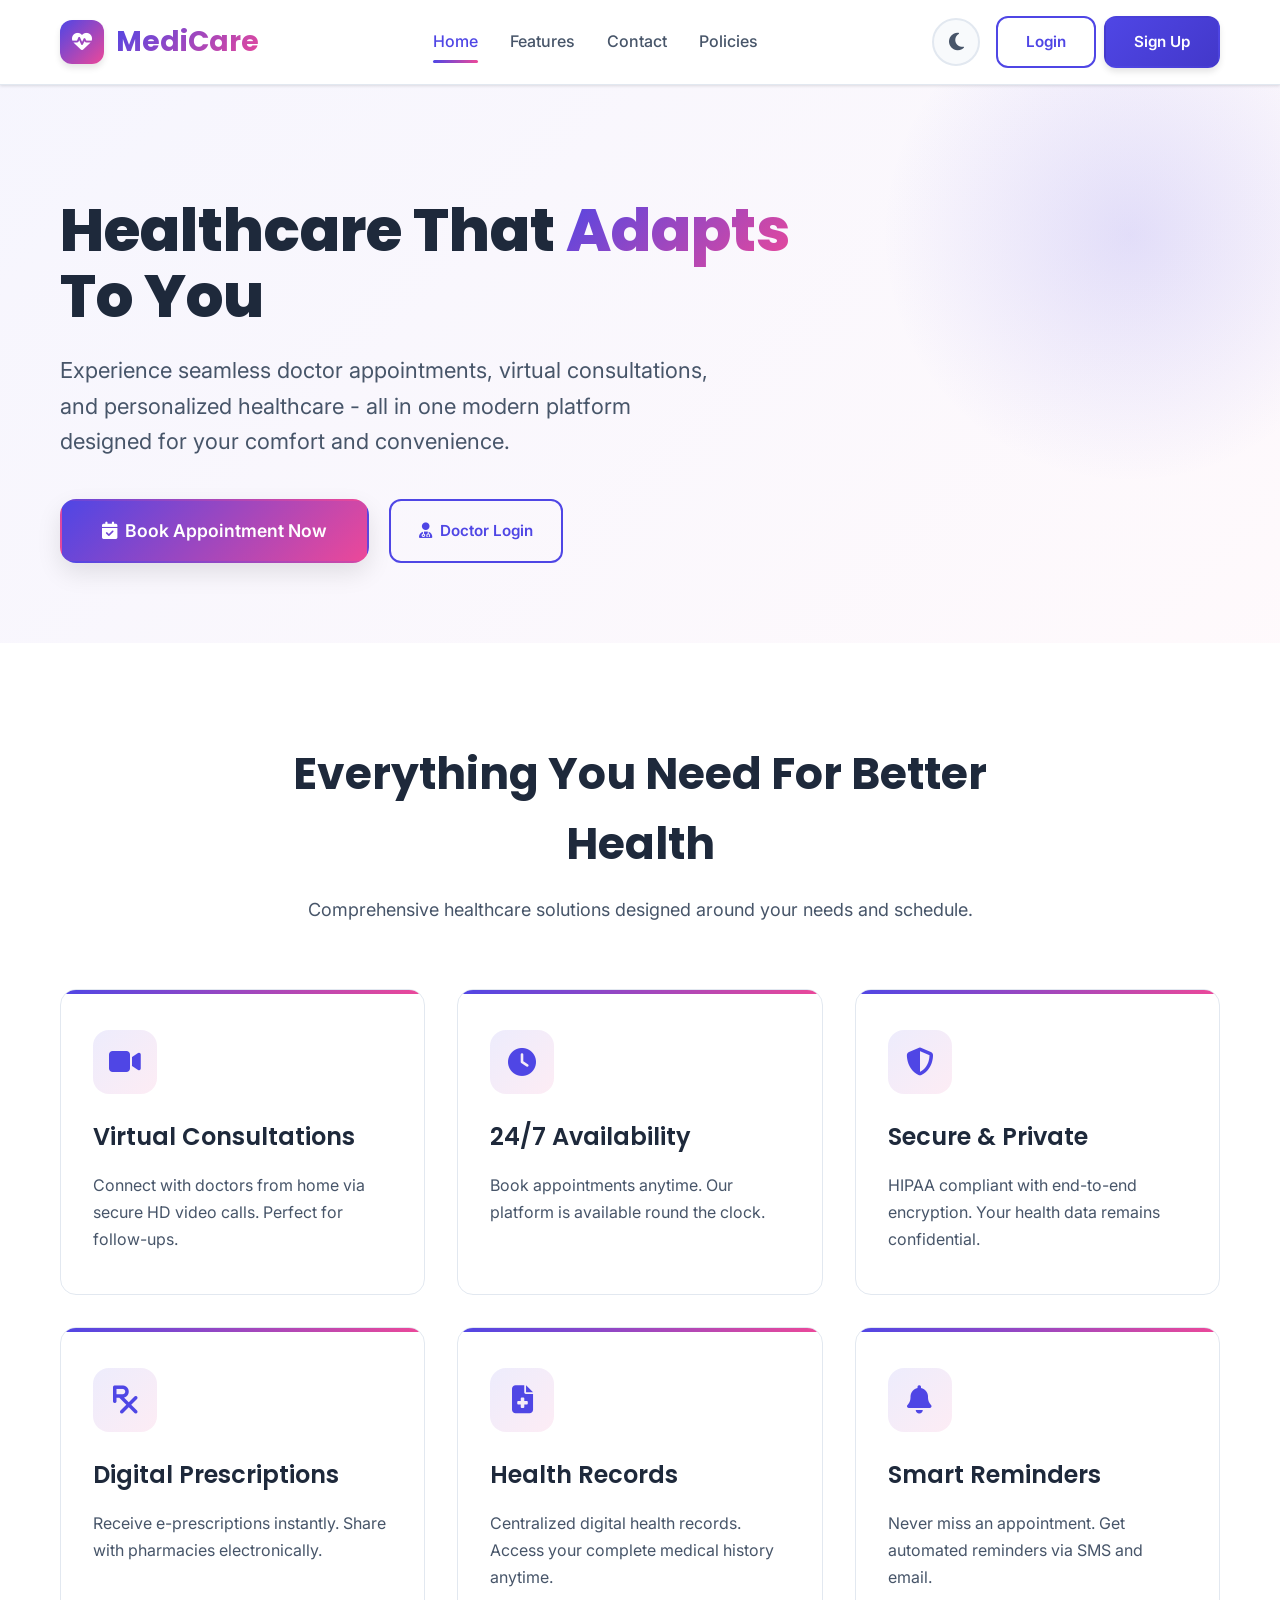
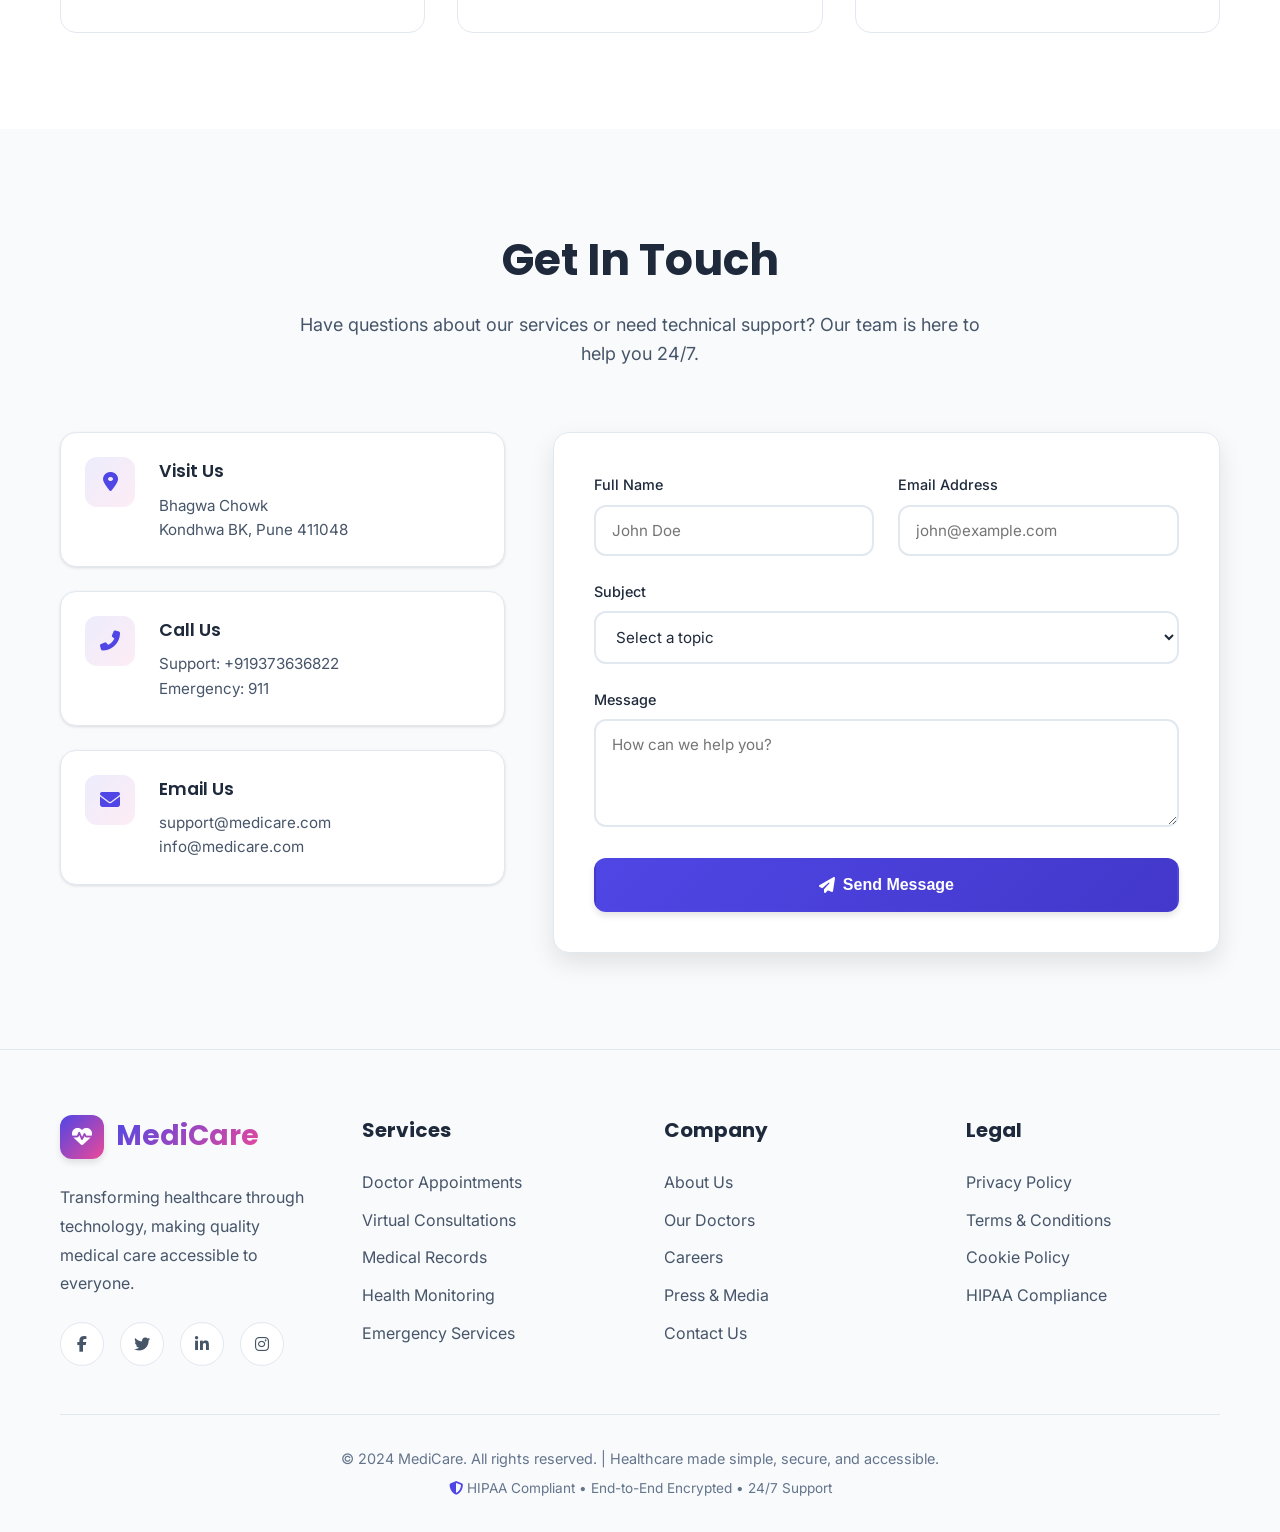
<file: templates/index.html>
<!DOCTYPE html>
<html lang="en">
<head>
  <meta charset="UTF-8">
  <meta name="viewport" content="width=device-width, initial-scale=1.0">
  <meta name="description" content="MediCare - Book appointments with top doctors easily. Your health, our priority.">
  <title>MediCare - Doctor Appointment Booking System</title>
  
  <link rel="preconnect" href="https://fonts.googleapis.com">
  <link rel="preconnect" href="https://fonts.gstatic.com" crossorigin>
  <link href="https://fonts.googleapis.com/css2?family=Inter:wght@300;400;500;600;700&family=Poppins:wght@400;500;600;700&display=swap" rel="stylesheet">
  
  <link rel="stylesheet" href="https://cdnjs.cloudflare.com/ajax/libs/font-awesome/6.4.0/css/all.min.css">
  
 <style>
  @import url('/static/css/index.css'); 
  </style>
</head>
<body>
  <header class="header" id="main-header">
    <div class="container">
      <div class="header-inner">
        <a href="index.html" class="logo">
          <div class="logo-icon"><i class="fas fa-heart-pulse"></i></div>
          <span class="logo-text">MediCare</span>
        </a>
        
        <button class="mobile-menu-btn" id="mobileMenuBtn" aria-label="Toggle navigation menu">
          <i class="fas fa-bars"></i>
        </button>
        
        <nav class="nav-links" id="navLinks">
          <a href="#" class="nav-link active">Home</a>
          <a href="#features" class="nav-link">Features</a>
          <a href="#contact" class="nav-link">Contact</a>
          <a href="#policies" class="nav-link">Policies</a>
        </nav>
        
        <div class="header-controls">
          <button class="theme-toggle" id="themeToggle" title="Toggle theme">
            <i class="fas fa-moon"></i>
          </button>
          
          <div id="guest-nav" style="display: flex; gap: 8px;">
            <a href="login.html" class="btn btn-outline">Login</a>
            <a href="register.html" class="btn btn-primary">Sign Up</a>
          </div>

          <div id="user-nav">
            <span class="user-greeting">Hi, <span id="user-name-display">User</span></span>
            <a href="#" id="dashboard-link" class="btn btn-primary">Dashboard</a>
            <button onclick="handleLogout()" class="btn-logout" title="Logout">
                <i class="fas fa-sign-out-alt"></i>
            </button>
          </div>
        </div>
      </div>
    </div>
  </header>

  <main id="main-content">
    <section class="hero" id="hero">
      <div class="container">
        <div class="hero-content animate-fade-in">
          <h1 class="hero-title">Healthcare That <span class="highlight">Adapts</span> To You</h1>
          <p class="hero-description">
            Experience seamless doctor appointments, virtual consultations, and personalized healthcare - all in one modern platform designed for your comfort and convenience.
          </p>
          <div class="hero-actions">
            <a href="register.html" class="btn btn-hero" id="hero-cta-btn">
              <i class="fas fa-calendar-check"></i> Book Appointment Now
            </a>
            <a href="login.html" class="btn btn-outline btn-lg" id="hero-login-btn">
              <i class="fas fa-user-md"></i> Doctor Login
            </a>
          </div>
        </div>
      </div>
    </section>

    <section class="section" id="features">
      <div class="container">
        <div class="section-header animate-fade-in">
          <h2 class="section-title">Everything You Need For Better Health</h2>
          <p class="section-description">Comprehensive healthcare solutions designed around your needs and schedule.</p>
        </div>
        <div class="features-grid">
          <div class="feature-card animate-fade-in"><div class="feature-icon"><i class="fas fa-video"></i></div><h3 class="feature-title">Virtual Consultations</h3><p class="feature-description">Connect with doctors from home via secure HD video calls. Perfect for follow-ups.</p></div>
          <div class="feature-card animate-fade-in"><div class="feature-icon"><i class="fas fa-clock"></i></div><h3 class="feature-title">24/7 Availability</h3><p class="feature-description">Book appointments anytime. Our platform is available round the clock.</p></div>
          <div class="feature-card animate-fade-in"><div class="feature-icon"><i class="fas fa-shield-alt"></i></div><h3 class="feature-title">Secure & Private</h3><p class="feature-description">HIPAA compliant with end-to-end encryption. Your health data remains confidential.</p></div>
          <div class="feature-card animate-fade-in"><div class="feature-icon"><i class="fas fa-prescription"></i></div><h3 class="feature-title">Digital Prescriptions</h3><p class="feature-description">Receive e-prescriptions instantly. Share with pharmacies electronically.</p></div>
          <div class="feature-card animate-fade-in"><div class="feature-icon"><i class="fas fa-file-medical"></i></div><h3 class="feature-title">Health Records</h3><p class="feature-description">Centralized digital health records. Access your complete medical history anytime.</p></div>
          <div class="feature-card animate-fade-in"><div class="feature-icon"><i class="fas fa-bell"></i></div><h3 class="feature-title">Smart Reminders</h3><p class="feature-description">Never miss an appointment. Get automated reminders via SMS and email.</p></div>
        </div>
      </div>
    </section>

    <section class="section contact-section" id="contact">
      <div class="container">
        <div class="section-header animate-fade-in">
          <h2 class="section-title">Get In Touch</h2>
          <p class="section-description">Have questions about our services or need technical support? Our team is here to help you 24/7.</p>
        </div>
        <div class="contact-grid">
          <div class="contact-info animate-fade-in">
            <div class="info-card"><div class="info-icon"><i class="fas fa-map-marker-alt"></i></div><div class="info-content"><h3>Visit Us</h3><p>Bhagwa Chowk <br>Kondhwa BK, Pune 411048</p></div></div>
            <div class="info-card"><div class="info-icon"><i class="fas fa-phone-alt"></i></div><div class="info-content"><h3>Call Us</h3><p>Support: +919373636822<br>Emergency: 911</p></div></div>
            <div class="info-card"><div class="info-icon"><i class="fas fa-envelope"></i></div><div class="info-content"><h3>Email Us</h3><p>support@medicare.com<br>info@medicare.com</p></div></div>
          </div>
          <div class="contact-form-wrapper animate-fade-in">
            <form class="contact-form">
              <div class="form-row">
                <div class="form-group"><label for="name">Full Name</label><input type="text" id="name" class="form-input" placeholder="John Doe" required></div>
                <div class="form-group"><label for="email">Email Address</label><input type="email" id="email" class="form-input" placeholder="john@example.com" required></div>
              </div>
              <div class="form-group"><label for="subject">Subject</label><select id="subject" class="form-input"><option value="">Select a topic</option><option value="appointment">Appointment Issue</option><option value="technical">Technical Support</option><option value="general">General Inquiry</option></select></div>
              <div class="form-group"><label for="message">Message</label><textarea id="message" class="form-input" rows="4" placeholder="How can we help you?" required></textarea></div>
              <button type="submit" class="btn btn-primary btn-block"><i class="fas fa-paper-plane"></i> Send Message</button>
            </form>
          </div>
        </div>
      </div>
    </section>
  </main>

  <div id="policy-pages" class="hidden">
    <section id="privacy-policy" class="policy-container hidden">
      <div class="policy-header"><h1 class="policy-title">Privacy Policy</h1><div class="policy-meta">Last Updated: December 15, 2024</div></div>
      <div class="policy-content">
        <div class="policy-section"><h2>1. Information We Collect</h2><p>We collect information you provide directly to us...</p></div>
        <div class="policy-section"><h2>2. How We Use Your Information</h2><p>We use the information we collect to provide and improve our healthcare services.</p></div>
        <div class="policy-section"><h2>3. Data Security</h2><p>We implement industry-standard security measures.</p></div>
        <button onclick="hidePolicyPages()" class="btn btn-primary back-btn"><i class="fas fa-arrow-left"></i> Back to Home</button>
      </div>
    </section>
    <section id="terms-conditions" class="policy-container hidden">
      <div class="policy-header"><h1 class="policy-title">Terms & Conditions</h1><div class="policy-meta">Effective: December 15, 2024</div></div>
      <div class="policy-content">
        <div class="policy-section"><h2>1. Acceptance of Terms</h2><p>By accessing and using MediCare services, you agree to be bound by these Terms & Conditions.</p></div>
        <div class="policy-section"><h2>2. Services Provided</h2><p>MediCare provides a platform for connecting patients with healthcare providers.</p></div>
        <button onclick="hidePolicyPages()" class="btn btn-primary back-btn"><i class="fas fa-arrow-left"></i> Back to Home</button>
      </div>
    </section>
    <section id="cookie-policy" class="policy-container hidden">
      <div class="policy-header"><h1 class="policy-title">Cookie Policy</h1><div class="policy-meta">Last Updated: December 15, 2024</div></div>
      <div class="policy-content">
        <div class="policy-section"><h2>1. What Are Cookies</h2><p>Cookies are small text files stored on your device when you visit our website.</p></div>
        <div class="policy-section"><h2>2. Cookie Management</h2><p>You can control cookies through your browser settings.</p></div>
        <button onclick="hidePolicyPages()" class="btn btn-primary back-btn"><i class="fas fa-arrow-left"></i> Back to Home</button>
      </div>
    </section>
  </div>

  <footer class="footer" id="policies">
    <div class="container">
      <div class="footer-grid">
        <div class="footer-section">
          <div class="logo footer-brand"><div class="logo-icon"><i class="fas fa-heart-pulse"></i></div><span class="logo-text">MediCare</span></div>
          <p class="footer-description">Transforming healthcare through technology, making quality medical care accessible to everyone.</p>
          <div class="social-links">
            <a href="#" class="social-link"><i class="fab fa-facebook-f"></i></a>
            <a href="#" class="social-link"><i class="fab fa-twitter"></i></a>
            <a href="#" class="social-link"><i class="fab fa-linkedin-in"></i></a>
            <a href="#" class="social-link"><i class="fab fa-instagram"></i></a>
          </div>
        </div>
        <div class="footer-section">
          <h3>Services</h3>
          <ul class="footer-links">
            <li><a href="doctors.html">Doctor Appointments</a></li>
            <li><a href="#features">Virtual Consultations</a></li>
            <li><a href="login.html">Medical Records</a></li>
            <li><a href="#">Health Monitoring</a></li>
            <li><a href="#contact">Emergency Services</a></li>
          </ul>
        </div>
        <div class="footer-section">
          <h3>Company</h3>
          <ul class="footer-links">
            <li><a href="#hero">About Us</a></li>
            <li><a href="doctors.html">Our Doctors</a></li>
            <li><a href="register.html">Careers</a></li>
            <li><a href="#contact">Press & Media</a></li>
            <li><a href="#contact">Contact Us</a></li>
          </ul>
        </div>
        <div class="footer-section">
          <h3>Legal</h3>
          <ul class="footer-links">
            <li><a href="#" onclick="event.preventDefault(); showPolicy('privacy-policy')">Privacy Policy</a></li>
            <li><a href="#" onclick="event.preventDefault(); showPolicy('terms-conditions')">Terms & Conditions</a></li>
            <li><a href="#" onclick="event.preventDefault(); showPolicy('cookie-policy')">Cookie Policy</a></li>
            <li><a href="#" onclick="event.preventDefault(); showPolicy('privacy-policy')">HIPAA Compliance</a></li>
          </ul>
        </div>
      </div>
      <div class="footer-bottom">
        <p>&copy; 2024 MediCare. All rights reserved. | Healthcare made simple, secure, and accessible.</p>
        <p class="footer-security-note">
          <i class="fas fa-shield-alt"></i>
          HIPAA Compliant • End-to-End Encrypted • 24/7 Support
        </p>
      </div>
    </div>
  </footer>

  <script src="/static/js/app-config.js"></script>
  <script>
    // --- AUTHENTICATION STATE LOGIC ---
    document.addEventListener('DOMContentLoaded', () => {
      const userStr = sessionStorage.getItem('user');
        
        const guestNav = document.getElementById('guest-nav');
        const userNav = document.getElementById('user-nav');
        const userNameDisplay = document.getElementById('user-name-display');
        const heroCtaBtn = document.getElementById('hero-cta-btn');
        const heroLoginBtn = document.getElementById('hero-login-btn');

        if (userStr) {
            try {
                const user = JSON.parse(userStr);
                if(guestNav) guestNav.style.display = 'none';
                if(userNav) userNav.style.display = 'flex';
                if(userNameDisplay) userNameDisplay.textContent = user.first_name || user.username || 'User';

                const dashLink = document.getElementById('dashboard-link');
                if (dashLink) {
                    if (user.role === 'doctor') {
                        dashLink.href = 'doctor-dashboard.html';
                        // UPDATE: Change "Find a Doctor" to "Go to Dashboard" for doctors
                        if(heroCtaBtn) {
                            heroCtaBtn.href = 'doctor-dashboard.html';
                            heroCtaBtn.innerHTML = '<i class="fas fa-columns"></i> Go to Dashboard';
                        }
                    }
                    else if (user.role === 'admin') {
                        dashLink.href = 'admin-dashboard.html';
                        if(heroCtaBtn) {
                            heroCtaBtn.href = 'admin-dashboard.html';
                            heroCtaBtn.innerHTML = '<i class="fas fa-cog"></i> Admin Dashboard';
                        }
                    }
                    else {
                        // Patient logic (keep as "Find a Doctor")
                        dashLink.href = 'patient-appointments.html';
                        if(heroCtaBtn) {
                            heroCtaBtn.href = 'doctors.html'; 
                            heroCtaBtn.innerHTML = '<i class="fas fa-calendar-check"></i> Find a Doctor';
                        }
                    }
                }

                if(heroLoginBtn) heroLoginBtn.style.display = 'none';

            } catch (e) {
                console.error("Error parsing user data", e);
                handleLogout();
            }
        } else {
            if(guestNav) guestNav.style.display = 'flex';
            if(userNav) userNav.style.display = 'none';
        }
    });

    async function handleLogout() {
        // --- PRESERVE THEME FIX ---
        // Only remove auth-related items, leave 'theme' alone
        try {
          await fetch(`${window.APP_CONFIG.API_BASE_URL}/api/auth/logout/`, {
            method: 'POST',
            credentials: 'include'
          });
        } catch (e) {
          console.warn('Logout request failed:', e);
        }

      sessionStorage.removeItem('user');
        
        window.location.href = 'index.html'; 
    }

    // --- UI LOGIC ---
    const themeToggle = document.getElementById('themeToggle');
    const themeIcon = themeToggle.querySelector('i');
    
    function setTheme(theme) {
      document.documentElement.setAttribute('data-theme', theme);
      localStorage.setItem('theme', theme);
      if (theme === 'dark') {
        themeIcon.className = 'fas fa-sun';
        themeToggle.title = 'Switch to light theme';
      } else {
        themeIcon.className = 'fas fa-moon';
        themeToggle.title = 'Switch to dark theme';
      }
    }
    
    const savedTheme = localStorage.getItem('theme') || 'light';
    setTheme(savedTheme);
    
    themeToggle.addEventListener('click', () => {
      const currentTheme = document.documentElement.getAttribute('data-theme');
      setTheme(currentTheme === 'dark' ? 'light' : 'dark');
    });
    
    window.addEventListener('scroll', function() {
      const header = document.getElementById('main-header');
      if (window.scrollY > 50) header.classList.add('scrolled');
      else header.classList.remove('scrolled');
    });

    // --- FIXED MENU LOGIC ---
    document.getElementById('mobileMenuBtn').addEventListener('click', function() {
      const navLinks = document.getElementById('navLinks');
      navLinks.classList.toggle('active');
      this.innerHTML = navLinks.classList.contains('active') 
        ? '<i class="fas fa-times"></i>' 
        : '<i class="fas fa-bars"></i>';
    });

    document.querySelectorAll('.nav-link').forEach(link => {
      link.addEventListener('click', function() {
        document.getElementById('navLinks').classList.remove('active');
        document.getElementById('mobileMenuBtn').innerHTML = '<i class="fas fa-bars"></i>';
        
        const targetId = this.getAttribute('href');
        if (targetId && targetId.startsWith('#')) {
          const targetElement = document.querySelector(targetId);
          if (targetElement) {
            window.scrollTo({ top: targetElement.offsetTop - 80, behavior: 'smooth' });
          }
        }
      });
    });

    function showPolicy(policyId) {
      document.getElementById('main-content').classList.add('hidden');
      document.getElementById('policy-pages').classList.remove('hidden');
      document.querySelectorAll('#policy-pages > section').forEach(s => s.classList.add('hidden'));
      document.getElementById(policyId).classList.remove('hidden');
      window.scrollTo({ top: 0, behavior: 'smooth' });
    }
    
    function hidePolicyPages() {
      document.getElementById('main-content').classList.remove('hidden');
      document.getElementById('policy-pages').classList.add('hidden');
      window.scrollTo({ top: 0, behavior: 'smooth' });
    }

    const observer = new IntersectionObserver((entries) => {
      entries.forEach(entry => {
        if (entry.isIntersecting) {
          entry.target.style.opacity = '1';
          entry.target.style.transform = 'translateY(0)';
        }
      });
    }, { threshold: 0.1 });

    document.querySelectorAll('.animate-fade-in').forEach(el => {
      el.style.opacity = '0';
      el.style.transform = 'translateY(20px)';
      el.style.transition = 'opacity 0.8s ease, transform 0.8s ease';
      observer.observe(el);
    });
  </script>
</body>
</html>
</file>
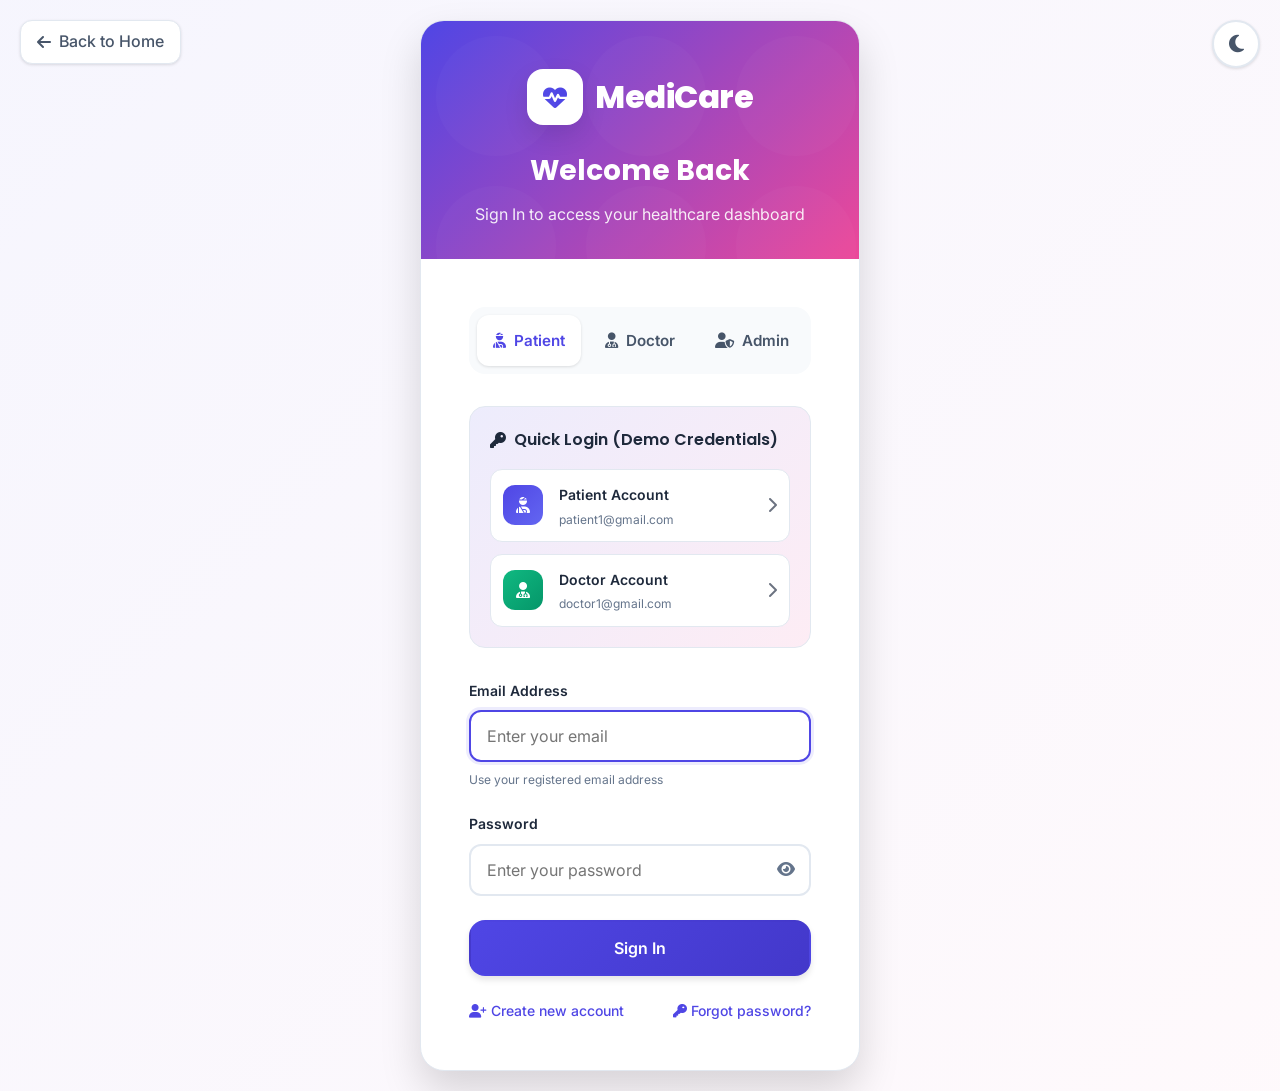
<file: templates/admin-dashboard.html>
<!DOCTYPE html>
<html lang="en">
<head>
    <meta charset="UTF-8">
    <meta name="viewport" content="width=device-width, initial-scale=1.0">
    <title>Admin Portal - MediCare</title>
    
    <link href="https://fonts.googleapis.com/css2?family=Inter:wght@300;400;500;600;700&display=swap" rel="stylesheet">
    <link rel="stylesheet" href="https://cdnjs.cloudflare.com/ajax/libs/font-awesome/6.4.0/css/all.min.css">
    
    <style>
        /* --- 1. CRITICAL COLOR VARIABLES --- */
        :root {
            --primary: #4F46E5;
            --primary-dark: #4338ca;
            --secondary: #EC4899;
            --background: #f3f4f6;
            --surface: #ffffff;
            --text-primary: #111827;
            --text-secondary: #6b7280;
            --border: #e5e7eb;
            --shadow: 0 4px 6px -1px rgba(0, 0, 0, 0.1);
            
            /* Enhanced Color Palette */
            --success: #10b981;
            --success-light: #d1fae5;
            --warning: #f59e0b;
            --warning-light: #fef3c7;
            --danger: #ef4444;
            --danger-light: #fee2e2;
            --info: #3b82f6;
            --info-light: #dbeafe;
            --star: #fbbf24;
            --experience: #8b5cf6;
            --experience-light: #ede9fe;
            --fee: #059669;
            --fee-light: #d1fae5;
            --rating: #f59e0b;
            --rating-light: #fef3c7;
        }

        [data-theme="dark"] {
            --background: #111827;
            --surface: #1f2937;
            --text-primary: #f9fafb;
            --text-secondary: #d1d5db;
            --border: #374151;
            --success-light: rgba(16, 185, 129, 0.2);
            --warning-light: rgba(245, 158, 11, 0.2);
            --danger-light: rgba(239, 68, 68, 0.2);
            --info-light: rgba(59, 130, 246, 0.2);
            --experience-light: rgba(139, 92, 246, 0.2);
            --fee-light: rgba(5, 150, 105, 0.2);
            --rating-light: rgba(245, 158, 11, 0.2);
        }

        [data-theme="dark"] ::-webkit-calendar-picker-indicator {
            filter: invert(1);
            cursor: pointer;
        }

        * { margin: 0; padding: 0; box-sizing: border-box; font-family: 'Inter', sans-serif; transition: all 0.3s ease; }
        body { background-color: var(--background); color: var(--text-primary); }
        .container { max-width: 1200px; margin: 0 auto; padding: 0 20px; }

        /* --- HEADER --- */
        .header { 
            background: var(--surface); 
            padding: 1rem 0; 
            box-shadow: var(--shadow); 
            position: sticky; 
            top: 0; 
            z-index: 100; 
        }
        .header-inner { 
            display: flex; 
            justify-content: space-between; 
            align-items: center; 
        }
        
        .logo { 
            display: flex; 
            align-items: center; 
            gap: 10px; 
            text-decoration: none; 
            font-size: 1.5rem; 
            font-weight: 700; 
            background: linear-gradient(135deg, var(--primary) 0%, var(--secondary) 100%);
            -webkit-background-clip: text;
            background-clip: text;
            -webkit-text-fill-color: transparent;
            transition: transform 0.3s ease;
        }
        .logo:hover { transform: scale(1.05); }
        .logo i { 
            background: linear-gradient(135deg, var(--primary) 0%, var(--secondary) 100%);
            -webkit-background-clip: text;
            background-clip: text;
            -webkit-text-fill-color: transparent;
            font-size: 1.6rem;
        }
        
        .header-controls { display: flex; align-items: center; gap: 15px; }

        /* --- BUTTONS --- */
        .btn { 
            padding: 0.5rem 1.5rem; 
            border-radius: 8px; 
            text-decoration: none; 
            font-weight: 500; 
            cursor: pointer; 
            border: none; 
            transition: all 0.2s; 
            display: inline-flex; 
            align-items: center; 
            gap: 8px; 
            font-size: 0.95rem; 
        }
        .btn-outline { 
            border: 1px solid var(--primary); 
            color: var(--primary); 
            background: transparent; 
        }
        .btn-outline:hover { 
            background: var(--primary); 
            color: white; 
            transform: translateY(-1px); 
        }
        .btn-primary { 
            background: var(--primary); 
            color: white; 
        }
        .btn-primary:hover { 
            background: var(--primary-dark); 
            transform: translateY(-1px); 
            box-shadow: 0 4px 12px rgba(79, 70, 229, 0.3); 
        }
        .btn-danger { 
            background: var(--danger-light); 
            color: var(--danger); 
            border: 1px solid rgba(239, 68, 68, 0.3);
        }
        .btn-danger:hover { 
            background: var(--danger); 
            color: white; 
            transform: translateY(-1px); 
            border-color: var(--danger);
        }
        .btn-small { 
            padding: 0.4rem 1rem; 
            font-size: 0.85rem; 
        }

        .theme-toggle { 
            background: var(--surface); 
            border: 1px solid var(--border); 
            color: var(--text-primary); 
            font-size: 1.2rem; 
            cursor: pointer; 
            padding: 0.5rem; 
            border-radius: 50%; 
            display: flex; 
            align-items: center; 
            justify-content: center; 
            transition: all 0.2s;
        }
        .theme-toggle:hover { 
            background: var(--primary); 
            color: white; 
            transform: rotate(15deg); 
        }

        /* --- DASHBOARD HEADER --- */
        .dashboard-header { 
            display: flex; 
            justify-content: space-between; 
            align-items: flex-end; 
            margin: 40px 0 30px; 
            padding-bottom: 20px; 
            border-bottom: 2px solid var(--border); 
        }
        .dashboard-title h1 { 
            font-size: 2rem; 
            margin-bottom: 8px; 
            background: linear-gradient(135deg, var(--primary) 0%, var(--secondary) 100%);
            -webkit-background-clip: text;
            background-clip: text;
            -webkit-text-fill-color: transparent;
        }
        .dashboard-title p { 
            color: var(--text-secondary); 
            font-size: 1rem; 
        }

        /* --- STATS GRID --- */
        .stats-grid { 
            display: grid; 
            grid-template-columns: repeat(auto-fit, minmax(280px, 1fr)); 
            gap: 25px; 
            margin-bottom: 40px; 
        }
        .stat-card { 
            background: var(--surface); 
            padding: 25px; 
            border-radius: 16px; 
            box-shadow: var(--shadow); 
            border: 1px solid var(--border); 
            display: flex; 
            align-items: center; 
            gap: 20px; 
            transition: all 0.3s ease; 
        }
        .stat-card:hover { 
            transform: translateY(-5px); 
            box-shadow: 0 10px 25px rgba(0, 0, 0, 0.1); 
            border-color: var(--primary); 
        }
        .stat-icon { 
            width: 60px; 
            height: 60px; 
            border-radius: 12px; 
            display: flex; 
            align-items: center; 
            justify-content: center; 
            font-size: 1.8rem; 
        }
        .stat-info h3 { 
            font-size: 0.9rem; 
            color: var(--text-secondary); 
            margin-bottom: 8px; 
            font-weight: 500; 
            text-transform: uppercase; 
            letter-spacing: 0.5px; 
        }
        .stat-info strong { 
            font-size: 1.8rem; 
            color: var(--text-primary); 
            font-weight: 700; 
        }

        /* --- TABS --- */
        .tabs { 
            display: flex; 
            gap: 5px; 
            margin-bottom: 30px; 
            padding: 5px; 
            background: var(--surface); 
            border-radius: 12px; 
            border: 1px solid var(--border); 
            box-shadow: var(--shadow); 
        }
        .tab-btn { 
            padding: 12px 24px; 
            background: transparent; 
            border: none; 
            color: var(--text-secondary); 
            cursor: pointer; 
            font-weight: 600; 
            border-radius: 8px; 
            font-size: 0.95rem; 
            transition: all 0.3s ease; 
            flex: 1;
        }
        .tab-btn.active { 
            background: var(--primary); 
            color: white; 
            box-shadow: 0 4px 12px rgba(79, 70, 229, 0.3); 
        }
        .tab-btn:hover:not(.active) { 
            background: var(--background); 
            color: var(--text-primary); 
        }

        /* --- TABLE --- */
        .table-container { 
            background: var(--surface); 
            border-radius: 16px; 
            box-shadow: var(--shadow); 
            border: 1px solid var(--border); 
            overflow: hidden; 
            margin-bottom: 50px; 
        }
        .table-header { 
            padding: 25px; 
            font-weight: 700; 
            font-size: 1.1rem; 
            border-bottom: 1px solid var(--border); 
            display: flex; 
            justify-content: space-between; 
            align-items: center; 
        }
        table { 
            width: 100%; 
            border-collapse: collapse; 
        }
        th, td { 
            padding: 18px 25px; 
            text-align: left; 
            border-bottom: 1px solid var(--border); 
            font-size: 0.95rem; 
        }
        th { 
            background: var(--background); 
            color: var(--text-secondary); 
            font-weight: 600; 
            font-size: 0.85rem; 
            text-transform: uppercase; 
            letter-spacing: 0.5px; 
        }
        tr:last-child td { border-bottom: none; }
        tr:hover { background-color: rgba(79, 70, 229, 0.03); }

        /* --- NEW STYLE: FILTER DROPDOWN --- */
        .filter-select {
            padding: 8px 12px;
            border-radius: 8px;
            border: 1px solid var(--border);
            background: var(--background);
            color: var(--text-primary);
            font-size: 0.9rem;
            margin-right: 10px;
            outline: none;
            cursor: pointer;
            transition: all 0.2s ease;
        }
        .filter-select:focus {
            border-color: var(--primary);
            box-shadow: 0 0 0 3px rgba(79, 70, 229, 0.1);
        }

        /* User Avatar Cell */
        .user-cell { display: flex; align-items: center; gap: 15px; }
        .avatar-small { 
            width: 40px; 
            height: 40px; 
            background: linear-gradient(135deg, var(--primary), var(--secondary)); 
            color: white; 
            border-radius: 50%; 
            display: flex; 
            align-items: center; 
            justify-content: center; 
            font-weight: 700; 
            font-size: 1rem; 
            border: 2px solid white; 
            box-shadow: 0 2px 8px rgba(79, 70, 229, 0.3); 
        }

        /* Action Buttons */
        .action-btn { 
            padding: 6px 12px; 
            border-radius: 8px; 
            border: none; 
            cursor: pointer; 
            font-size: 0.85rem; 
            font-weight: 500; 
            display: inline-flex; 
            align-items: center; 
            gap: 6px; 
            margin-right: 8px; 
            transition: all 0.2s; 
        }
        .action-btn:hover { transform: translateY(-2px); }
        .btn-edit { 
            background: var(--info-light); 
            color: var(--info); 
            border: 1px solid rgba(59, 130, 246, 0.3); 
        }
        .btn-edit:hover { 
            background: var(--info); 
            color: white; 
            border-color: var(--info); 
        }
        .btn-delete { 
            background: var(--danger-light); 
            color: var(--danger); 
            border: 1px solid rgba(239, 68, 68, 0.3); 
        }
        .btn-delete:hover { 
            background: var(--danger); 
            color: white; 
            border-color: var(--danger); 
        }

        /* Badges */
        .badge { 
            padding: 6px 14px; 
            border-radius: 20px; 
            font-size: 0.85rem; 
            font-weight: 600; 
            display: inline-flex; 
            align-items: center; 
            gap: 6px; 
            border: 1px solid transparent; 
        }
        .role-doctor { background: var(--info-light); color: var(--info); border-color: rgba(59, 130, 246, 0.3); }
        .role-patient { background: var(--success-light); color: var(--success); border-color: rgba(16, 185, 129, 0.3); }
        .role-admin { background: var(--warning-light); color: var(--warning); border-color: rgba(245, 158, 11, 0.3); }
        
        .status-pending { background: var(--warning-light); color: var(--warning); border-color: rgba(245, 158, 11, 0.3); }
        .status-confirmed { background: var(--success-light); color: var(--success); border-color: rgba(16, 185, 129, 0.3); }
        .status-cancelled { background: var(--danger-light); color: var(--danger); border-color: rgba(239, 68, 68, 0.3); }

        /* --- MODAL --- */
        .modal-overlay { 
            position: fixed; top: 0; left: 0; right: 0; bottom: 0; 
            background: rgba(0, 0, 0, 0.6); display: none; align-items: center; justify-content: center; 
            z-index: 2000; backdrop-filter: blur(5px); animation: fadeIn 0.3s ease; 
        }
        .modal-content { 
            background: var(--surface); color: var(--text-primary); padding: 2rem; 
            border-radius: 16px; width: 90%; max-width: 550px; position: relative; 
            animation: modalSlide 0.3s ease; border: 1px solid var(--border); 
        }
        .close-btn { 
            position: absolute; top: 15px; right: 20px; font-size: 1.5rem; cursor: pointer; 
            color: var(--text-secondary); background: none; border: none; transition: all 0.2s; 
            width: 30px; height: 30px; border-radius: 50%; display: flex; align-items: center; justify-content: center; 
        }
        .close-btn:hover { color: var(--danger); background: var(--danger-light); transform: rotate(90deg); }
        
        @keyframes fadeIn { from { opacity: 0; } to { opacity: 1; } }
        @keyframes modalSlide { from { transform: translateY(-20px) scale(0.95); opacity: 0; } to { transform: translateY(0) scale(1); opacity: 1; } }

        /* Form Grid */
        .form-grid { display: grid; gap: 20px; margin-top: 20px; }
        .form-input { 
            width: 100%; padding: 12px 15px; border: 1px solid var(--border); border-radius: 8px; 
            background: var(--background); color: var(--text-primary); font-size: 0.95rem; 
        }
        .checkbox-group { display: flex; align-items: center; gap: 10px; padding: 10px 0; }

        @media (max-width: 768px) {
            .dashboard-header { flex-direction: column; align-items: flex-start; gap: 20px; }
            .stats-grid { grid-template-columns: 1fr; }
            .table-header { flex-direction: column; gap: 15px; align-items: flex-start; }
        }
    </style>
</head>
<body>

    <header class="header">
        <div class="container">
            <div class="header-inner">
                <a href="index.html" class="logo">
                    <i class="fas fa-heart-pulse"></i> MediCare
                    <span style="font-size: 0.8rem; background: linear-gradient(135deg, var(--primary), var(--secondary)); color: white; padding: 2px 10px; border-radius: 20px; margin-left: 10px;">ADMIN</span>
                </a>
                <div class="header-controls">
                    <button class="theme-toggle" id="themeToggle" title="Toggle theme"><i class="fas fa-moon"></i></button>
                    <button onclick="logout()" class="btn btn-danger"><i class="fas fa-sign-out-alt"></i> Logout</button>
                </div>
            </div>
        </div>
    </header>

    <div class="container">
        <div class="dashboard-header">
            <div class="dashboard-title">
                <h1>Admin Portal</h1>
                <p>Manage users, appointments, and system settings</p>
            </div>
            
            <div class="profile-card-disabled">
                <div class="stat-icon" style="background: var(--warning-light); color: var(--warning);">
                    <i class="fas fa-user-shield"></i>
                </div>
                <div>
                    <div style="font-size: 0.8rem; color: var(--text-secondary); text-transform: uppercase; letter-spacing: 0.5px;">Logged in as</div>
                    <strong id="admin-name" style="font-size: 1.1rem;">System Administrator</strong>
                </div>
            </div>
        </div>

        <div class="stats-grid">
            <div class="stat-card">
                <div class="stat-icon" style="background: var(--info-light); color: var(--info);">
                    <i class="fas fa-users"></i>
                </div>
                <div class="stat-info">
                    <h3>Total Users</h3>
                    <strong id="total-users">0</strong>
                </div>
            </div>
            <div class="stat-card">
                <div class="stat-icon" style="background: var(--success-light); color: var(--success);">
                    <i class="fas fa-user-md"></i>
                </div>
                <div class="stat-info">
                    <h3>Doctors</h3>
                    <strong id="total-doctors">0</strong>
                </div>
            </div>
            <div class="stat-card">
                <div class="stat-icon" style="background: var(--warning-light); color: var(--warning);">
                    <i class="fas fa-calendar-check"></i>
                </div>
                <div class="stat-info">
                    <h3>Appointments</h3>
                    <strong id="total-apps">0</strong>
                </div>
            </div>
        </div>

        <div class="tabs">
            <button class="tab-btn active" onclick="switchTab('users')">
                <i class="fas fa-users"></i> Manage Users
            </button>
            <button class="tab-btn" onclick="switchTab('appointments')">
                <i class="fas fa-calendar-alt"></i> All Appointments
            </button>
        </div>

        <div id="view-users" class="table-container">
            <div class="table-header">
                <span>User Management</span>
                <button id="refresh-btn" class="btn btn-outline btn-small" onclick="refreshData()">
                    <i class="fas fa-sync-alt"></i> Refresh
                </button>
            </div>
            <table>
                <thead>
                    <tr>
                        <th>ID</th>
                        <th>User Info</th>
                        <th>Role</th>
                        <th>Details</th>
                        <th>Actions</th>
                    </tr>
                </thead>
                <tbody id="users-table-body">
                    <tr>
                        <td colspan="5" style="text-align:center; padding:40px; color: var(--text-secondary);">
                            <i class="fas fa-spinner fa-spin"></i> Loading data...
                        </td>
                    </tr>
                </tbody>
            </table>
        </div>

        <div id="view-appointments" class="table-container" style="display: none;">
            <div class="table-header">
                <span>Appointment Management</span>
                <div style="display: flex; align-items: center;">
                    <select id="app-filter" onchange="filterApps(this.value)" class="filter-select">
                        <option value="all">Show All</option>
                        <option value="pending">Pending</option>
                        <option value="confirmed">Confirmed</option>
                        <option value="cancelled">Cancelled</option>
                    </select>
                    <button id="refresh-apps-btn" class="btn btn-outline btn-small" onclick="refreshData()">
                        <i class="fas fa-sync-alt"></i> Refresh
                    </button>
                </div>
            </div>
            <table>
                <thead>
                    <tr>
                        <th>ID</th>
                        <th>Doctor</th>
                        <th>Patient</th>
                        <th>Date & Time</th>
                        <th>Status</th>
                        <th>Action</th>
                    </tr>
                </thead>
                <tbody id="apps-table-body"></tbody>
            </table>
        </div>
    </div>

    <div class="modal-overlay" id="edit-modal">
        <div class="modal-content">
            <button class="close-btn" onclick="closeModal()">&times;</button>
            
            <div style="margin-bottom: 1.5rem;">
                <h2 style="font-size: 1.5rem; margin-bottom: 5px; color: var(--primary);">
                    <i class="fas fa-user-edit"></i> Edit User
                </h2>
                <p style="color: var(--text-secondary); font-size: 0.9rem;">Update user information and permissions</p>
            </div>

            <form id="edit-form" class="form-grid">
                <input type="hidden" id="edit-id">
                
                <div class="form-group">
                    <label><i class="fas fa-user"></i> First Name</label>
                    <input type="text" id="edit-fname" class="form-input" required>
                </div>
                
                <div class="form-group">
                    <label><i class="fas fa-user"></i> Last Name</label>
                    <input type="text" id="edit-lname" class="form-input" required>
                </div>
                
                <div class="form-group">
                    <label><i class="fas fa-envelope"></i> Email</label>
                    <input type="email" id="edit-email" class="form-input" required>
                </div>

                <div id="doctor-fields" style="display: none; border-top: 1px solid var(--border); padding-top: 20px; margin-top: 10px;">
                    <h3 style="font-size: 1rem; margin-bottom: 15px; color: var(--primary); display: flex; align-items: center; gap: 8px;">
                        <i class="fas fa-stethoscope"></i> Doctor Details
                    </h3>
                    
                    <div class="form-group">
                        <label>Specialization</label>
                        <input type="text" id="edit-spec" class="form-input" placeholder="e.g., Cardiologist">
                    </div>
                    
                    <div class="form-group">
                        <label><i class="fas fa-dollar-sign"></i> Consultation Fee ($)</label>
                        <input type="number" id="edit-fee" class="form-input" placeholder="100" min="0" step="10">
                    </div>
                    
                    <div class="form-group">
                        <label><i class="fas fa-briefcase"></i> Experience (Years)</label>
                        <input type="number" id="edit-exp" class="form-input" placeholder="5" min="0" max="50">
                    </div>
                    
                    <div class="checkbox-group">
                        <input type="checkbox" id="edit-verified">
                        <label for="edit-verified" style="margin:0; cursor:pointer;">Verified Doctor</label>
                    </div>
                </div>

                <div style="display: flex; gap: 10px; margin-top: 20px;">
                    <button type="button" onclick="closeModal()" class="btn btn-outline" style="flex: 1;">
                        <i class="fas fa-times"></i> Cancel
                    </button>
                    <button type="submit" class="btn btn-primary" style="flex: 1;">
                        <i class="fas fa-save"></i> Save Changes
                    </button>
                </div>
            </form>
        </div>
    </div>

    <script src="/static/js/app-config.js"></script>
    <script src="/static/js/auth-utils.js"></script>
    <script>
        const API_BASE = `${window.APP_CONFIG.API_BASE_URL}/api`;
        let allUsers = [];
        let allAppointments = [];
        let isRefreshing = false;

        // --- THEME LOGIC ---
        const themeToggle = document.getElementById('themeToggle');
        const themeIcon = themeToggle.querySelector('i');
        
        function setTheme(theme) {
            document.documentElement.setAttribute('data-theme', theme);
            localStorage.setItem('theme', theme);
            themeIcon.className = theme === 'dark' ? 'fas fa-sun' : 'fas fa-moon';
        }
        
        // Initialize theme
        const savedTheme = localStorage.getItem('theme') || 'light';
        setTheme(savedTheme);
        
        themeToggle.addEventListener('click', () => {
            const current = document.documentElement.getAttribute('data-theme');
            setTheme(current === 'dark' ? 'light' : 'dark');
        });

        // --- LOAD DATA ---
        document.addEventListener('DOMContentLoaded', async () => {
            let user;
            try {
                user = JSON.parse(sessionStorage.getItem('user') || '{}');
            } catch {
                user = {};
            }
            
            if(user.role !== 'admin') {
                window.location.href = 'login.html';
                return;
            }
            
            document.getElementById('admin-name').textContent = `System Administrator`;
            
            await refreshData();
        });

        // --- REFRESH BUTTON FUNCTIONALITY ---
        async function refreshData() {
            if (isRefreshing) return;
            
            isRefreshing = true;
            const refreshBtn = document.getElementById('refresh-btn');
            const refreshAppsBtn = document.getElementById('refresh-apps-btn');
            
            // Get active tab
            const activeTab = document.querySelector('.tab-btn.active').textContent.toLowerCase();
            
            // Show loading state on refresh buttons
            if (refreshBtn) {
                refreshBtn.innerHTML = '<i class="fas fa-spinner fa-spin"></i> Refreshing...';
                refreshBtn.disabled = true;
            }
            
            if (refreshAppsBtn) {
                refreshAppsBtn.innerHTML = '<i class="fas fa-spinner fa-spin"></i> Refreshing...';
                refreshAppsBtn.disabled = true;
            }
            
            try {
                // Show loading state in tables
                if (activeTab.includes('users')) {
                    showLoadingInTable('users-table-body', 'Refreshing users...');
                } else {
                    showLoadingInTable('apps-table-body', 'Refreshing appointments...');
                }
                
                await Promise.all([
                    loadUsers(),
                    loadAppointments()
                ]);
                
            } catch (err) {
                console.error("Error refreshing data:", err);
                showError();
                alert('Failed to refresh data. Please try again.');
            } finally {
                // Restore button states
                setTimeout(() => {
                    if (refreshBtn) {
                        refreshBtn.innerHTML = '<i class="fas fa-sync-alt"></i> Refresh';
                        refreshBtn.disabled = false;
                    }
                    
                    if (refreshAppsBtn) {
                        refreshAppsBtn.innerHTML = '<i class="fas fa-sync-alt"></i> Refresh';
                        refreshAppsBtn.disabled = false;
                    }
                    
                    isRefreshing = false;
                }, 500);
            }
        }

        function showLoadingInTable(tableId, message = 'Loading...') {
            const tbody = document.getElementById(tableId);
            if (tbody) {
                tbody.innerHTML = `
                    <tr>
                        <td colspan="${tableId.includes('users') ? '5' : '6'}" style="text-align:center; padding:40px; color: var(--text-secondary);">
                            <i class="fas fa-spinner fa-spin"></i> ${message}
                        </td>
                    </tr>`;
            }
        }

        async function loadUsers() {
            try {
                const res = await authApiFetch(`${API_BASE}/users/`);
                
                if (!res.ok) throw new Error("Failed to fetch users");
                
                allUsers = await res.json();
                renderUsers(allUsers);
                
            } catch (err) { 
                console.error("Error loading users:", err);
                throw err;
            }
        }

        function renderUsers(users) {
            const tbody = document.getElementById('users-table-body');
            if (!tbody) return;
            
            tbody.innerHTML = '';
            
            if(users.length === 0) {
                tbody.innerHTML = `
                    <tr>
                        <td colspan="5" style="text-align:center; padding:40px;">
                            <div class="empty-state" style="background: transparent; border: none;">
                                <i class="fas fa-user-slash"></i>
                                <h3>No Users Found</h3>
                                <p>There are no users in the system yet.</p>
                            </div>
                        </td>
                    </tr>`;
                return;
            }

            let docCount = 0;

            users.forEach(u => {
                if(u.role === 'doctor') docCount++;
                
                const initials = (u.first_name?.[0] || 'U') + (u.last_name?.[0] || 'P');
                let details = '<span style="color:var(--text-secondary);">-</span>';
                let verifiedBadge = '';
                
                if (u.role === 'doctor') {
                    details = `<div style="font-weight: 600; color: var(--info);">${u.specialization || 'N/A'}</div>`;
                    if (u.is_verified) {
                        verifiedBadge = '<span class="verified-badge"><i class="fas fa-check-circle"></i> Verified</span>';
                    }
                }

                const row = `
                    <tr>
                        <td><strong style="color: var(--text-secondary);">#${u.id}</strong></td>
                        <td>
                            <div class="user-cell">
                                <div class="avatar-small">${initials}</div>
                                <div>
                                    <div style="font-weight: 600; font-size: 1rem;">${u.first_name} ${u.last_name}${verifiedBadge}</div>
                                    <div style="font-size: 0.85rem; color: var(--text-secondary);">${u.email}</div>
                                </div>
                            </div>
                        </td>
                        <td><span class="badge role-${u.role}">${u.role}</span></td>
                        <td>${details}</td>
                        <td>
                            ${u.role !== 'admin' ? `
                            <button onclick="openEditModal(${u.id})" class="action-btn btn-edit" title="Edit">
                                <i class="fas fa-edit"></i> Edit
                            </button>
                            <button onclick="deleteUser(${u.id})" class="action-btn btn-delete" title="Delete">
                                <i class="fas fa-trash"></i> Delete
                            </button>
                            ` : '<span style="color: var(--text-secondary); font-size: 0.85rem;">Protected</span>'}
                        </td>
                    </tr>
                `;
                tbody.innerHTML += row;
            });
            
            document.getElementById('total-users').textContent = users.length;
            document.getElementById('total-doctors').textContent = docCount;
        }

        async function loadAppointments() {
            try {
                const res = await authApiFetch(`${API_BASE}/appointments/`);
                
                if (!res.ok) throw new Error("Failed to fetch appointments");
                
                allAppointments = await res.json();
                
                // NEW: Apply current filter after loading
                const currentFilter = document.getElementById('app-filter').value;
                filterApps(currentFilter);
                
                document.getElementById('total-apps').textContent = allAppointments.length;
                
            } catch (err) { 
                console.error("Error loading appointments:", err);
                throw err;
            }
        }

        // --- NEW FILTER FUNCTION ---
        function filterApps(status) {
            let filtered = [];
            if (status === 'all') {
                filtered = allAppointments;
            } else {
                filtered = allAppointments.filter(app => app.status === status);
            }
            renderAppointments(filtered);
        }

        function renderAppointments(apps) {
            const tbody = document.getElementById('apps-table-body');
            if (!tbody) return;
            
            tbody.innerHTML = '';
            
            if(apps.length === 0) {
                tbody.innerHTML = `
                    <tr>
                        <td colspan="6" style="text-align:center; padding:40px;">
                            <div class="empty-state" style="background: transparent; border: none;">
                                <i class="fas fa-calendar-times"></i>
                                <h3>No Appointments Found</h3>
                                <p>There are no appointments with this status.</p>
                            </div>
                        </td>
                    </tr>`;
                return;
            }

            apps.forEach(app => {
                const docName = app.doctor_details ? `Dr. ${app.doctor_details.last_name}` : 'Unknown';
                const patName = app.patient_details ? `${app.patient_details.first_name} ${app.patient_details.last_name}` : 'Unknown';
                
                let statusClass = 'status-pending';
                let statusIcon = 'fa-clock';
                if (app.status === 'confirmed') {
                    statusClass = 'status-confirmed';
                    statusIcon = 'fa-check-circle';
                } else if (app.status === 'cancelled') {
                    statusClass = 'status-cancelled';
                    statusIcon = 'fa-times-circle';
                }

                const row = `
                    <tr>
                        <td><strong style="color: var(--text-secondary);">#${app.id}</strong></td>
                        <td>
                            <div style="font-weight: 600;">${docName}</div>
                            <div style="font-size: 0.85rem; color: var(--text-secondary);">
                                ${app.doctor_details?.specialization || 'N/A'}
                            </div>
                        </td>
                        <td>
                            <div style="font-weight: 600;">${patName}</div>
                            <div style="font-size: 0.85rem; color: var(--text-secondary);">
                                ${app.patient_details?.email || 'N/A'}
                            </div>
                        </td>
                        <td>
                            <div style="font-weight: 600; font-size: 1rem;">${app.date}</div>
                            <div style="font-size: 0.9rem; color: var(--primary); font-weight: 600;">
                                <i class="far fa-clock"></i> ${app.time}
                            </div>
                        </td>
                        <td>
                            <div class="badge ${statusClass}">
                                <i class="fas ${statusIcon}"></i> ${app.status}
                            </div>
                        </td>
                        <td>
                            <button onclick="deleteApp(${app.id})" class="action-btn btn-delete" title="Delete">
                                <i class="fas fa-trash"></i> Delete
                            </button>
                        </td>
                    </tr>
                `;
                tbody.innerHTML += row;
            });
        }

        // --- EDIT MODAL LOGIC ---
        const modal = document.getElementById('edit-modal');
        const docFields = document.getElementById('doctor-fields');

        function openEditModal(id) {
            const user = allUsers.find(u => u.id === id);
            if(!user) return;

            document.getElementById('edit-id').value = user.id;
            document.getElementById('edit-fname').value = user.first_name;
            document.getElementById('edit-lname').value = user.last_name;
            document.getElementById('edit-email').value = user.email;

            if (user.role === 'doctor') {
                docFields.style.display = 'block';
                document.getElementById('edit-spec').value = user.specialization || '';
                document.getElementById('edit-fee').value = user.consultation_fee || '';
                document.getElementById('edit-exp').value = user.experience || '';
                document.getElementById('edit-verified').checked = user.is_verified || false;
            } else {
                docFields.style.display = 'none';
            }
            
            modal.style.display = 'flex';
        }

        function closeModal() { 
            modal.style.display = 'none'; 
        }
        
        window.onclick = function(e) { 
            if(e.target.classList.contains('modal-overlay')) closeModal(); 
        }

        document.getElementById('edit-form').addEventListener('submit', async (e) => {
            e.preventDefault();
            const id = document.getElementById('edit-id').value;

            // Show loading state
            const submitBtn = e.target.querySelector('button[type="submit"]');
            const originalText = submitBtn.innerHTML;
            submitBtn.innerHTML = '<i class="fas fa-spinner fa-spin"></i> Saving...';
            submitBtn.disabled = true;

            // Build payload
            const payload = {
                first_name: document.getElementById('edit-fname').value,
                last_name: document.getElementById('edit-lname').value,
                email: document.getElementById('edit-email').value,
            };

            // Add doctor fields if visible
            if (docFields.style.display !== 'none') {
                payload.specialization = document.getElementById('edit-spec').value;
                payload.consultation_fee = document.getElementById('edit-fee').value;
                payload.experience = document.getElementById('edit-exp').value;
                payload.is_verified = document.getElementById('edit-verified').checked;
            }

            try {
                const res = await authApiFetch(`${API_BASE}/users/${id}/`, {
                    method: 'PATCH',
                    headers: { 
                        'Content-Type': 'application/json'
                    },
                    body: JSON.stringify(payload)
                });

                if (res.ok) {
                    alert('User updated successfully!');
                    closeModal();
                    await refreshData();
                } else {
                    alert('Failed to update user.');
                }
            } catch(e) { 
                alert('Network error. Please try again.');
            } finally {
                submitBtn.innerHTML = originalText;
                submitBtn.disabled = false;
            }
        });

        // --- DELETE LOGIC ---
        async function deleteUser(id) {
            if(!confirm("Are you sure you want to delete this user? This action cannot be undone.")) return;
            
            try {
                const res = await authApiFetch(`${API_BASE}/users/${id}/`, { 
                    method: 'DELETE', 
                });
                
                if (res.ok) {
                    alert('User deleted successfully!');
                    await refreshData();
                } else {
                    alert('Failed to delete user.');
                }
            } catch(e) { 
                alert('Network error. Please try again.');
            }
        }

        async function deleteApp(id) {
            if(!confirm("Are you sure you want to delete this appointment?")) return;
            
            try {
                const res = await authApiFetch(`${API_BASE}/appointments/${id}/`, { 
                    method: 'DELETE', 
                });
                
                if (res.ok) {
                    alert('Appointment deleted successfully!');
                    await refreshData();
                } else {
                    alert('Failed to delete appointment.');
                }
            } catch(e) { 
                alert('Network error. Please try again.');
            }
        }

        // --- TAB SWITCHING ---
        function switchTab(tab) {
            const usersView = document.getElementById('view-users');
            const appsView = document.getElementById('view-appointments');
            const tabBtns = document.querySelectorAll('.tab-btn');
            
            if(tab === 'users') {
                usersView.style.display = 'block';
                appsView.style.display = 'none';
                tabBtns[0].classList.add('active');
                tabBtns[1].classList.remove('active');
            } else {
                usersView.style.display = 'none';
                appsView.style.display = 'block';
                tabBtns[0].classList.remove('active');
                tabBtns[1].classList.add('active');
            }
        }

        async function logout() {
            if(confirm("Are you sure you want to logout?")) {
                try {
                    await fetch(`${window.APP_CONFIG.API_BASE_URL}/api/auth/logout/`, {
                        method: 'POST',
                        credentials: 'include'
                    });
                } catch (e) {
                    console.warn('Logout request failed:', e);
                }
                sessionStorage.removeItem('user');
                window.location.href = 'index.html';
            }
        }

        // --- KEYBOARD SHORTCUTS ---
        document.addEventListener('keydown', (e) => {
            if (e.key === 'Escape') {
                closeModal();
            }
        });
    </script>
</body>
</html>
</file>
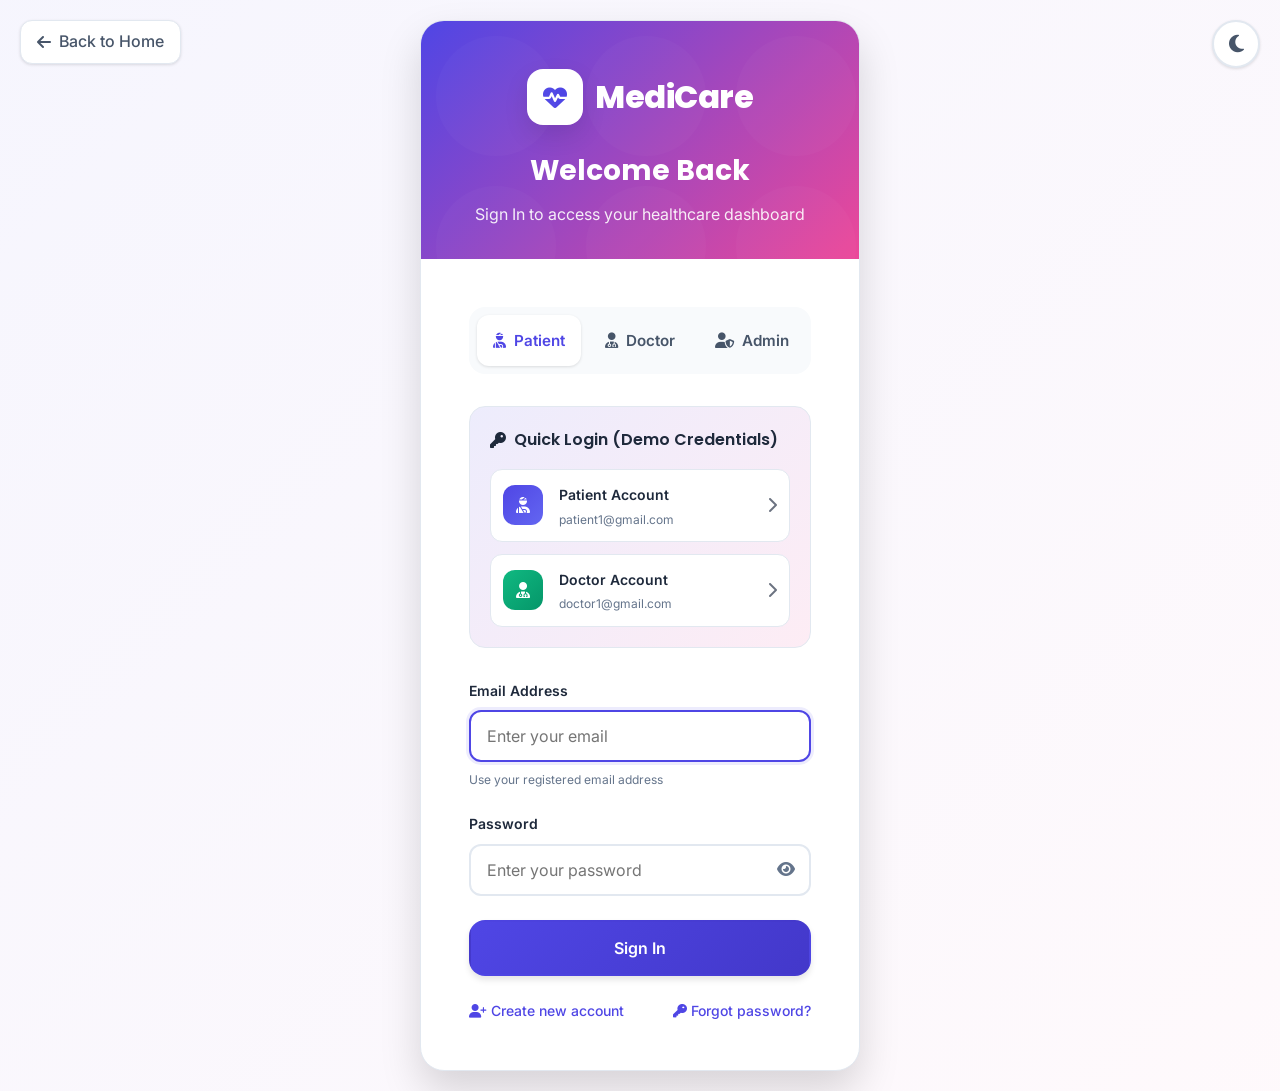
<file: templates/doctor-dashboard.html>
<!DOCTYPE html>
<html lang="en">
<head>
    <meta charset="UTF-8">
    <meta name="viewport" content="width=device-width, initial-scale=1.0">
    <title>Doctor Dashboard - MediCare</title>
    
    <link href="https://fonts.googleapis.com/css2?family=Inter:wght@300;400;500;600;700&display=swap" rel="stylesheet">
    <link rel="stylesheet" href="https://cdnjs.cloudflare.com/ajax/libs/font-awesome/6.4.0/css/all.min.css">
    
    <style>
        /* --- 1. CSS VARIABLES & THEME --- */
        :root {
            --primary: #4F46E5;
            --primary-dark: #4338ca;
            --secondary: #EC4899;
            --background: #f3f4f6;
            --surface: #ffffff;
            --text-primary: #111827;
            --text-secondary: #6b7280;
            --border: #e5e7eb;
            --shadow: 0 4px 6px -1px rgba(0, 0, 0, 0.1);
            
            /* Status Colors */
            --success: #10b981;
            --success-light: #d1fae5;
            --warning: #f59e0b;
            --warning-light: #fef3c7;
            --danger: #ef4444;
            --danger-light: #fee2e2;
            --info: #3b82f6;
            --info-light: #dbeafe;
            
            /* Expired Status Color */
            --expired-bg: #E5E7EB;
            --expired-text: #6B7280;
        }

        [data-theme="dark"] {
            --background: #111827;
            --surface: #1f2937;
            --text-primary: #f9fafb;
            --text-secondary: #d1d5db;
            --border: #374151;
            --success-light: rgba(16, 185, 129, 0.2);
            --warning-light: rgba(245, 158, 11, 0.2);
            --danger-light: rgba(239, 68, 68, 0.2);
            --info-light: rgba(59, 130, 246, 0.2);
            --expired-bg: #374151;
            --expired-text: #9CA3AF;
        }

        * { margin: 0; padding: 0; box-sizing: border-box; font-family: 'Inter', sans-serif; transition: all 0.3s ease; }
        body { background-color: var(--background); color: var(--text-primary); }
        .container { max-width: 1200px; margin: 0 auto; padding: 0 20px; }

        /* --- HEADER --- */
        .header { background: var(--surface); padding: 1rem 0; box-shadow: var(--shadow); position: sticky; top: 0; z-index: 100; }
        .header-inner { display: flex; justify-content: space-between; align-items: center; }
        .logo { display: flex; align-items: center; gap: 10px; text-decoration: none; font-size: 1.5rem; font-weight: 700; background: linear-gradient(135deg, var(--primary) 0%, var(--secondary) 100%); -webkit-background-clip: text; background-clip: text; -webkit-text-fill-color: transparent; }
        .logo i { background: linear-gradient(135deg, var(--primary) 0%, var(--secondary) 100%); -webkit-background-clip: text; background-clip: text; -webkit-text-fill-color: transparent; font-size: 1.6rem; }
        .header-controls { display: flex; align-items: center; gap: 15px; }

        .btn { padding: 0.5rem 1.5rem; border-radius: 8px; font-weight: 500; cursor: pointer; border: none; display: inline-flex; align-items: center; gap: 8px; font-size: 0.95rem; }
        .btn-danger { background: var(--danger-light); color: var(--danger); border: 1px solid rgba(239, 68, 68, 0.3); }
        .btn-danger:hover { background: var(--danger); color: white; }
        .theme-toggle { background: var(--surface); border: 1px solid var(--border); color: var(--text-primary); font-size: 1.2rem; cursor: pointer; padding: 0.5rem; border-radius: 50%; display: flex; align-items: center; justify-content: center; }

        /* --- DASHBOARD --- */
        .dashboard-header { display: flex; justify-content: space-between; align-items: flex-end; margin: 40px 0 30px; padding-bottom: 20px; border-bottom: 2px solid var(--border); }
        .dashboard-title h1 { font-size: 2rem; margin-bottom: 8px; color: var(--text-primary); }
        .dashboard-title p { color: var(--text-secondary); font-size: 1rem; }

        .stats-grid { display: grid; grid-template-columns: repeat(auto-fit, minmax(280px, 1fr)); gap: 25px; margin-bottom: 40px; }
        .stat-card { background: var(--surface); padding: 25px; border-radius: 16px; box-shadow: var(--shadow); border: 1px solid var(--border); display: flex; align-items: center; gap: 20px; cursor: pointer; transition: all 0.3s ease; }
        .stat-card:hover { transform: translateY(-5px); border-color: var(--primary); }
        .stat-card.active-filter { border: 2px solid var(--primary); background: rgba(79, 70, 229, 0.05); transform: translateY(-5px); }
        .stat-icon { width: 60px; height: 60px; border-radius: 12px; display: flex; align-items: center; justify-content: center; font-size: 1.8rem; }
        .stat-info h3 { font-size: 0.9rem; color: var(--text-secondary); margin-bottom: 8px; font-weight: 500; text-transform: uppercase; }
        .stat-info strong { font-size: 1.8rem; color: var(--text-primary); font-weight: 700; }

        .profile-card { background: var(--surface); padding: 20px; border-radius: 16px; box-shadow: var(--shadow); border: 1px solid var(--border); display: flex; align-items: center; gap: 15px; cursor: pointer; transition: all 0.3s ease; }
        .profile-card:hover { transform: translateY(-5px); border-color: var(--primary); }

        /* --- TABLE --- */
        .table-container { background: var(--surface); border-radius: 16px; box-shadow: var(--shadow); border: 1px solid var(--border); overflow-x: auto; scrollbar-width: none; -ms-overflow-style: none; margin-bottom: 50px; -webkit-overflow-scrolling: touch; }
        .table-container::-webkit-scrollbar { display: none; }
        
        .table-header { padding: 20px 25px; font-weight: 700; font-size: 1.1rem; border-bottom: 1px solid var(--border); display: flex; justify-content: space-between; align-items: center; flex-wrap: wrap; gap: 20px; min-width: 600px; }
        
        .filter-controls { display: flex; gap: 10px; }
        .filter-btn { padding: 6px 14px; border-radius: 6px; border: 1px solid var(--border); background: var(--background); color: var(--text-secondary); cursor: pointer; font-size: 0.85rem; font-weight: 600; transition: all 0.2s; }
        .filter-btn:hover { background: var(--surface); border-color: var(--text-secondary); color: var(--text-primary); }
        .filter-btn.active { background: var(--primary); color: white; border-color: var(--primary); }

        table { width: 100%; border-collapse: collapse; min-width: 900px; }
        th, td { padding: 18px 25px; text-align: left; border-bottom: 1px solid var(--border); font-size: 0.95rem; }
        th { background: var(--background); color: var(--text-secondary); font-weight: 600; font-size: 0.85rem; text-transform: uppercase; }
        tr:last-child td { border-bottom: none; }
        tr:hover { background-color: rgba(79, 70, 229, 0.03); }

        .patient-cell { display: flex; align-items: center; gap: 15px; }
        .avatar-small { width: 40px; height: 40px; background: linear-gradient(135deg, var(--primary), var(--secondary)); color: white; border-radius: 50%; display: flex; align-items: center; justify-content: center; font-weight: 700; border: 2px solid white; box-shadow: 0 2px 8px rgba(79, 70, 229, 0.3); overflow: hidden; }
        .avatar-small img { width: 100%; height: 100%; object-fit: cover; }

        .action-btn { padding: 6px 12px; border-radius: 8px; border: none; cursor: pointer; font-size: 0.85rem; font-weight: 500; display: inline-flex; align-items: center; gap: 6px; margin-right: 8px; transition: all 0.2s; }
        .action-btn:hover { transform: translateY(-2px); }
        .btn-view { background: var(--info-light); color: var(--info); border: 1px solid rgba(59, 130, 246, 0.3); }
        .btn-accept { background: var(--success-light); color: var(--success); border: 1px solid rgba(16, 185, 129, 0.3); }
        .btn-reject { background: var(--danger-light); color: var(--danger); border: 1px solid rgba(239, 68, 68, 0.3); }

        .status-badge { padding: 6px 14px; border-radius: 20px; font-size: 0.85rem; font-weight: 600; display: inline-flex; align-items: center; gap: 6px; }
        .status-pending { background: var(--warning-light); color: var(--warning); border: 1px solid rgba(245, 158, 11, 0.3); }
        .status-confirmed { background: var(--success-light); color: var(--success); border: 1px solid rgba(16, 185, 129, 0.3); }
        .status-cancelled { background: var(--danger-light); color: var(--danger); border: 1px solid rgba(239, 68, 68, 0.3); }
        .status-expired { background: var(--expired-bg); color: var(--expired-text); border: 1px solid var(--border); }

        /* --- MODAL --- */
        .modal-overlay { position: fixed; top: 0; left: 0; right: 0; bottom: 0; background: rgba(0, 0, 0, 0.6); display: none; align-items: center; justify-content: center; z-index: 2000; backdrop-filter: blur(5px); animation: fadeIn 0.3s ease; }
        .modal-content { background: var(--surface); color: var(--text-primary); padding: 2rem; border-radius: 16px; width: 90%; max-width: 550px; position: relative; animation: modalSlide 0.3s ease; border: 1px solid var(--border); }
        .close-btn { position: absolute; top: 15px; right: 20px; font-size: 1.5rem; cursor: pointer; color: var(--text-secondary); background: none; border: none; width: 30px; height: 30px; border-radius: 50%; display: flex; align-items: center; justify-content: center; }
        .close-btn:hover { color: var(--danger); background: var(--danger-light); transform: rotate(90deg); }
        @keyframes fadeIn { from { opacity: 0; } to { opacity: 1; } }
        @keyframes modalSlide { from { transform: translateY(-20px) scale(0.95); opacity: 0; } to { transform: translateY(0) scale(1); opacity: 1; } }

        .profile-hero { display: flex; align-items: center; gap: 20px; padding-bottom: 20px; border-bottom: 1px solid var(--border); margin-bottom: 20px; }
        .avatar-large { width: 70px; height: 70px; background: linear-gradient(135deg, var(--primary), var(--secondary)); color: white; border-radius: 50%; display: flex; align-items: center; justify-content: center; font-size: 1.8rem; font-weight: 700; border: 3px solid white; box-shadow: 0 4px 12px rgba(79, 70, 229, 0.3); overflow: hidden; }
        .avatar-large img { width: 100%; height: 100%; object-fit: cover; }

        .info-grid { display: grid; grid-template-columns: 1fr 1fr; gap: 20px; margin-bottom: 20px; }
        .info-item { padding: 12px; border-radius: 8px; background: var(--background); border: 1px solid var(--border); }
        .info-item label { display: block; font-size: 0.75rem; color: var(--text-secondary); text-transform: uppercase; font-weight: 700; margin-bottom: 5px; }
        .alert-box { padding: 12px 16px; border-radius: 8px; font-size: 0.9rem; margin-top: 5px; display: flex; align-items: center; gap: 12px; }
        .alert-danger { background: var(--danger-light); color: var(--danger); border: 1px solid rgba(239, 68, 68, 0.3); }
        .alert-safe { background: var(--success-light); color: var(--success); border: 1px solid rgba(16, 185, 129, 0.3); }
        .medical-notes { background: var(--background); padding: 15px; border-radius: 8px; font-size: 0.9rem; line-height: 1.5; border: 1px solid var(--border); margin-bottom: 20px; }

        @media (max-width: 768px) {
            .dashboard-header { flex-direction: column; align-items: flex-start; gap: 20px; }
            .stats-grid { grid-template-columns: 1fr; }
            .info-grid { grid-template-columns: 1fr; }
            .table-header { flex-direction: column; align-items: flex-start; }
            .filter-controls { width: 100%; overflow-x: auto; padding-bottom: 5px; }
        }
    </style>
</head>
<body>

    <header class="header">
        <div class="container">
            <div class="header-inner">
                <a href="index.html" class="logo"><i class="fas fa-heart-pulse"></i> MediCare</a>
                <div class="header-controls">
                    <button class="theme-toggle" id="themeToggle"><i class="fas fa-moon"></i></button>
                    <button onclick="logout()" class="btn btn-danger"><i class="fas fa-sign-out-alt"></i> Logout</button>
                </div>
            </div>
        </div>
    </header>

    <div class="container">
        <div class="dashboard-header">
            <div class="dashboard-title">
                <h1>Doctor Dashboard</h1>
                <p>Manage appointments and review patient profiles</p>
            </div>
            
            <div class="profile-card" onclick="goToProfile()">
                <div class="stat-icon" style="background: var(--info-light); color: var(--info);"><i class="fas fa-user-md"></i></div>
                <div>
                    <div style="font-size: 0.8rem; color: var(--text-secondary); text-transform: uppercase;">Logged in as</div>
                    <strong id="doc-name" style="font-size: 1.1rem;">Dr. ...</strong>
                </div>
                <i class="fas fa-chevron-right" style="color: var(--text-secondary); margin-left: 10px;"></i>
            </div>
        </div>

        <div class="stats-grid">
            <div class="stat-card" id="card-today" onclick="filterAppointments('today')">
                <div class="stat-icon" style="background: var(--success-light); color: var(--success);"><i class="fas fa-calendar-check"></i></div>
                <div class="stat-info"><h3>Today's Appointments</h3><strong id="today-count">0</strong></div>
            </div>
            <div class="stat-card" id="card-pending" onclick="filterAppointments('pending')">
                <div class="stat-icon" style="background: var(--warning-light); color: var(--warning);"><i class="fas fa-clock"></i></div>
                <div class="stat-info"><h3>Pending Requests</h3><strong id="pending-count">0</strong></div>
            </div>
            <div class="stat-card active-filter" id="card-all" onclick="filterAppointments('all')">
                <div class="stat-icon" style="background: var(--info-light); color: var(--info);"><i class="fas fa-users"></i></div>
                <div class="stat-info"><h3>My Patients (Total)</h3><strong id="total-patients">0</strong></div>
            </div>
        </div>

        <div class="table-container">
            <div class="table-header">
                <span id="list-title">All Appointment Requests</span>
                <div class="filter-controls">
                    <button class="filter-btn active" onclick="filterAppointments('all')">All</button>
                    <button class="filter-btn" onclick="filterAppointments('pending')">Pending</button>
                    <button class="filter-btn" onclick="filterAppointments('confirmed')">Confirmed</button>
                    <button class="filter-btn" onclick="filterAppointments('cancelled')">Cancelled</button>
                </div>
            </div>
            <table id="app-table">
                <thead><tr><th>Patient Name</th><th>Schedule</th><th>Problem / Notes</th><th>Status</th><th>Actions</th></tr></thead>
                <tbody id="table-body"><tr><td colspan="5" style="text-align:center; padding:40px;"><i class="fas fa-spinner fa-spin"></i> Loading data...</td></tr></tbody>
            </table>
        </div>
    </div>

    <div class="modal-overlay" id="patient-modal">
        <div class="modal-content">
            <button class="close-btn" onclick="closeModal()">&times;</button>
            <div style="margin-bottom: 1.5rem;">
                <h2 style="font-size: 1.5rem; margin-bottom: 5px; color: var(--primary);"><i class="fas fa-file-medical-alt"></i> Patient Medical Profile</h2>
                <p style="color: var(--text-secondary); font-size: 0.9rem;">Review patient medical information</p>
            </div>
            <div class="profile-hero">
                <div class="avatar-large" id="m-avatar">U</div>
                <div><h2 id="m-name" style="font-size: 1.25rem;">Unknown</h2><span id="m-email" style="color: var(--text-secondary); font-size: 0.9rem;">email@example.com</span></div>
            </div>
            <div class="info-grid">
                <div class="info-item"><label><i class="fas fa-birthday-cake"></i> Date of Birth</label><div id="m-dob">--</div></div>
                <div class="info-item"><label><i class="fas fa-tint"></i> Blood Group</label><div id="m-blood" style="color: var(--primary);">--</div></div>
                <div class="info-item" style="grid-column: 1 / -1;"><label><i class="fas fa-map-marker-alt"></i> Address</label><div id="m-address">--</div></div>
            </div>
            <div class="info-item" style="margin-bottom: 20px;">
                <label><i class="fas fa-exclamation-triangle"></i> Allergies & Alerts</label>
                <div id="m-allergies" class="alert-box alert-safe"><i class="fas fa-check-circle"></i> No known allergies listed.</div>
            </div>
            <div class="info-item"><label><i class="fas fa-history"></i> Medical History</label><div id="m-history" class="medical-notes">No medical history provided.</div></div>
            <div style="margin-top:25px; text-align:right;"><button onclick="closeModal()" class="btn btn-outline"><i class="fas fa-times"></i> Close Profile</button></div>
        </div>
    </div>

    <script src="/static/js/app-config.js"></script>
    <script src="/static/js/auth-utils.js"></script>
    <script>
        const API_APPS = `${window.APP_CONFIG.API_BASE_URL}/api/appointments/`;
        let allAppointments = [];

        const themeToggle = document.getElementById('themeToggle');
        function setTheme(theme) {
            document.documentElement.setAttribute('data-theme', theme);
            localStorage.setItem('theme', theme);
            themeToggle.querySelector('i').className = theme === 'dark' ? 'fas fa-sun' : 'fas fa-moon';
        }
        setTheme(localStorage.getItem('theme') || 'light');
        themeToggle.addEventListener('click', () => setTheme(document.documentElement.getAttribute('data-theme') === 'dark' ? 'light' : 'dark'));

        async function logout() { 
            try {
                await fetch(`${window.APP_CONFIG.API_BASE_URL}/api/auth/logout/`, {
                    method: 'POST',
                    credentials: 'include'
                });
            } catch (e) {
                console.warn('Logout request failed:', e);
            }
            sessionStorage.removeItem('user');
            window.location.href = 'index.html'; 
        }

        document.addEventListener('DOMContentLoaded', async () => {
            let user;
            try {
                user = JSON.parse(sessionStorage.getItem('user') || '{}');
            } catch {
                user = {};
            }
            if(user.role !== 'doctor') { window.location.href = 'login.html'; return; }
            document.getElementById('doc-name').textContent = `Dr. ${user.first_name} ${user.last_name}`;

            try {
                const res = await authApiFetch(API_APPS);
                if (!res.ok) throw new Error("Failed");
                allAppointments = await res.json();
                
                filterAppointments('all');
                updateStats(allAppointments);
            } catch (err) { document.getElementById('table-body').innerHTML = `<tr><td colspan="5" style="text-align:center; padding:40px;">Unable to load data.</td></tr>`; }
        });

        function updateStats(data) {
            const today = new Date().toISOString().split('T')[0];
            const now = new Date();

            const todayCount = data.filter(a => a.date === today).length;
            
            // Only count ACTIVE (future) pending appointments
            const pendingCount = data.filter(a => {
                if(a.status !== 'pending') return false;
                const appDate = new Date(`${a.date}T${a.time}`);
                return appDate >= now;
            }).length;
            
            const uniquePatients = new Set(data.map(a => a.patient_details?.id).filter(Boolean));
            document.getElementById('today-count').textContent = todayCount;
            document.getElementById('pending-count').textContent = pendingCount;
            document.getElementById('total-patients').textContent = uniquePatients.size;
        }

        function filterAppointments(type) {
            const cards = ['card-today', 'card-pending', 'card-all'];
            cards.forEach(id => document.getElementById(id).classList.remove('active-filter'));
            
            const buttons = document.querySelectorAll('.filter-btn');
            buttons.forEach(btn => btn.classList.remove('active'));
            buttons.forEach(btn => {
                if(btn.textContent.toLowerCase() === type || (type === 'all' && btn.textContent === 'All')) btn.classList.add('active');
            });

            let filtered = [];
            const title = document.getElementById('list-title');
            const now = new Date();

            if (type === 'today') {
                document.getElementById('card-today').classList.add('active-filter');
                const today = new Date().toISOString().split('T')[0];
                filtered = allAppointments.filter(a => a.date === today);
                title.textContent = "Today's Appointments";
            } else if (type === 'pending') {
                document.getElementById('card-pending').classList.add('active-filter');
                // HIDE EXPIRED FROM PENDING LIST
                filtered = allAppointments.filter(a => {
                    const appDate = new Date(`${a.date}T${a.time}`);
                    return a.status === 'pending' && appDate >= now;
                });
                title.textContent = "Pending Requests";
            } else if (type === 'confirmed') {
                filtered = allAppointments.filter(a => a.status === 'confirmed');
                title.textContent = "Confirmed Appointments";
            } else if (type === 'cancelled') {
                filtered = allAppointments.filter(a => a.status === 'cancelled');
                title.textContent = "Cancelled Appointments";
            } else {
                document.getElementById('card-all').classList.add('active-filter');
                filtered = allAppointments;
                title.textContent = "All Appointments";
            }
            renderTable(filtered);
        }

        function renderTable(data) {
            const tbody = document.getElementById('table-body');
            tbody.innerHTML = '';
            if(data.length === 0) { tbody.innerHTML = `<tr><td colspan="5" style="text-align:center; padding:40px;">No appointments found.</td></tr>`; return; }

            data.forEach(app => {
                const p = app.patient_details || {};
                const name = `${p.first_name || ''} ${p.last_name || ''}`.trim() || 'Unknown Patient';
                const email = p.email || 'No email';
                
                let avatarHTML;
                if (p.profile_image) avatarHTML = `<div class="avatar-small"><img src="${p.profile_image}" alt="${name}"></div>`;
                else avatarHTML = `<div class="avatar-small">${(p.first_name?.[0] || 'U') + (p.last_name?.[0] || 'P')}</div>`;

                let statusClass = 'status-pending';
                let statusText = app.status; 
                if(app.status === 'confirmed') { statusClass = 'status-confirmed'; statusText = 'Confirmed'; }
                else if(app.status === 'cancelled') { statusClass = 'status-cancelled'; statusText = 'Cancelled'; }

                // Check Expiration
                const now = new Date();
                const appDateTime = new Date(`${app.date}T${app.time}`);
                let isExpired = false;
                
                if (app.status === 'pending' && appDateTime < now) {
                    isExpired = true;
                    statusClass = 'status-expired';
                    statusText = 'Expired';
                }

                statusText = statusText.charAt(0).toUpperCase() + statusText.slice(1);
                const dateStr = new Date(app.date).toLocaleDateString('en-US', { weekday: 'short', month: 'short', day: 'numeric' });

                // Allow delete if Expired OR Cancelled
                const canDelete = isExpired || app.status === 'cancelled';

                const row = `<tr>
                        <td><div class="patient-cell">${avatarHTML}<div><div style="font-weight: 600;">${name}</div><div style="font-size: 0.85rem; color: var(--text-secondary);">${email}</div></div></div></td>
                        <td><div style="font-weight: 600;">${dateStr}</div><div style="font-size: 0.9rem; color: var(--primary);"><i class="far fa-clock"></i> ${app.time}</div></td>
                        <td style="color: var(--text-secondary); max-width: 250px;"><div style="white-space: nowrap; overflow: hidden; text-overflow: ellipsis;">${app.notes || 'No notes'}</div></td>
                        <td><div class="status-badge ${statusClass}">${statusText}</div></td>
                        <td>
                            <button onclick="viewPatient(${app.id})" class="action-btn btn-view"><i class="fas fa-file-medical"></i> Profile</button>
                            ${app.status === 'pending' && !isExpired ? 
                                `<button onclick="updateStatus(${app.id}, 'confirmed')" class="action-btn btn-accept"><i class="fas fa-check"></i></button>
                                 <button onclick="updateStatus(${app.id}, 'cancelled')" class="action-btn btn-reject"><i class="fas fa-times"></i></button>` 
                            : ''}
                            ${canDelete ? `<button onclick="deleteAppointment(${app.id})" class="action-btn btn-reject" title="Delete Permanently"><i class="fas fa-trash"></i></button>` : ''}
                        </td>
                    </tr>`;
                tbody.innerHTML += row;
            });
        }

        async function deleteAppointment(appId) {
            if(!confirm("Are you sure you want to permanently delete this appointment?")) return;

            const btn = event.currentTarget;
            btn.innerHTML = `<i class="fas fa-spinner fa-spin"></i>`;
            btn.disabled = true;

            try {
                const res = await authApiFetch(`${API_APPS}${appId}/`, {
                    method: 'DELETE',
                });

                if (res.ok) {
                    const data = await (await authApiFetch(API_APPS)).json();
                    allAppointments = data;
                    const activeBtn = document.querySelector('.filter-btn.active');
                    filterAppointments(activeBtn ? activeBtn.textContent.toLowerCase() : 'all');
                    updateStats(data);
                } else alert("Failed to delete appointment.");
            } catch (err) { alert("Network error."); } finally { if(btn) btn.disabled = false; }
        }

        function viewPatient(appId) {
            const app = allAppointments.find(a => a.id === appId);
            if(!app || !app.patient_details) return;
            const p = app.patient_details;
            const profile = p.profile || {};

            const modalAvatar = document.getElementById('m-avatar');
            if(p.profile_image) modalAvatar.innerHTML = `<img src="${p.profile_image}" alt="${p.first_name}">`;
            else modalAvatar.textContent = (p.first_name?.[0] || 'U') + (p.last_name?.[0] || 'P');

            document.getElementById('m-name').textContent = `${p.first_name} ${p.last_name}`;
            document.getElementById('m-email').textContent = p.email;
            document.getElementById('m-dob').textContent = profile.date_of_birth || 'Not provided';
            document.getElementById('m-blood').textContent = profile.blood_group || '--';
            document.getElementById('m-address').textContent = profile.address || 'Not provided';
            
            const allergyBox = document.getElementById('m-allergies');
            if(profile.allergies) { allergyBox.innerHTML = `<i class="fas fa-exclamation-triangle"></i> ${profile.allergies}`; allergyBox.className = 'alert-box alert-danger'; }
            else { allergyBox.innerHTML = `<i class="fas fa-check-circle"></i> No known allergies listed.`; allergyBox.className = 'alert-box alert-safe'; }
            document.getElementById('m-history').textContent = profile.medical_history || 'No medical history provided.';
            document.getElementById('patient-modal').style.display = 'flex';
        }

        function closeModal() { document.getElementById('patient-modal').style.display = 'none'; }
        window.onclick = function(e) { if (e.target.classList.contains('modal-overlay')) closeModal(); }

        async function updateStatus(appId, newStatus) {
            const btn = event.currentTarget;
            btn.innerHTML = `<i class="fas fa-spinner fa-spin"></i>`;
            btn.disabled = true;
            try {
                const res = await authApiFetch(`${API_APPS}${appId}/`, {
                    method: 'PATCH',
                    headers: { 'Content-Type': 'application/json' },
                    body: JSON.stringify({ status: newStatus })
                });
                if (res.ok) {
                    const data = await (await authApiFetch(API_APPS)).json();
                    allAppointments = data;
                    const activeBtn = document.querySelector('.filter-btn.active');
                    filterAppointments(activeBtn ? activeBtn.textContent.toLowerCase() : 'all');
                    updateStats(data);
                } else alert("Failed to update status.");
            } catch (err) { alert("Network error."); } finally { btn.disabled = false; }
        }

        function goToProfile() { window.location.href = 'doctor-profile.html'; }
        document.addEventListener('keydown', (e) => { if (e.key === 'Escape') closeModal(); });
    </script>
</body>
</html>
</file>
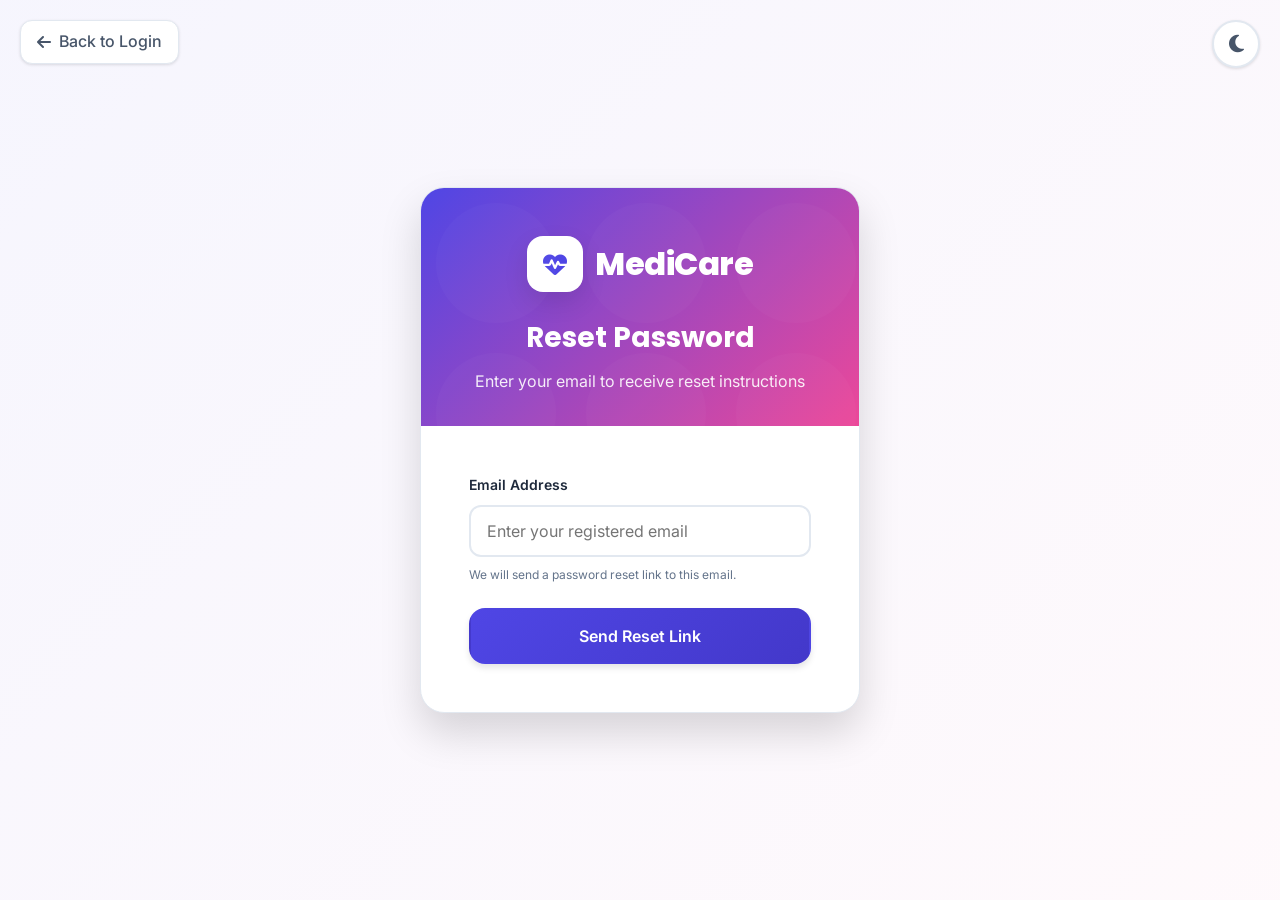
<file: templates/forgot-password.html>
<!DOCTYPE html>
<html lang="en">
<head>
  <meta charset="UTF-8">
  <meta name="viewport" content="width=device-width, initial-scale=1.0">
  <title>Reset Password - MediCare</title>
  
  <link href="https://fonts.googleapis.com/css2?family=Inter:wght@300;400;500;600;700&family=Poppins:wght@400;500;600;700&display=swap" rel="stylesheet">
  <link rel="stylesheet" href="https://cdnjs.cloudflare.com/ajax/libs/font-awesome/6.4.0/css/all.min.css">
  
  <style>
    @import url('/static/css/login.css');
    
    /* Small extra style for the success message animation */
    .success-message {
        text-align: center;
        display: none;
        padding: 20px 0;
        animation: fadeIn 0.5s ease;
    }
    .success-icon {
        font-size: 3.5rem;
        color: #10B981;
        margin-bottom: 1rem;
    }
    @keyframes fadeIn { from { opacity: 0; transform: translateY(10px); } to { opacity: 1; transform: translateY(0); } }
  </style>
</head>
<body>

  <button class="theme-toggle" id="themeToggle" title="Toggle theme">
    <i class="fas fa-moon"></i>
  </button>

  <a href="login.html" class="back-btn">
    <i class="fas fa-arrow-left"></i>
    Back to Login
  </a>

  <div class="container">
    <div class="login-card">
      
      <div class="card-header">
        <div class="logo">
          <div class="logo-icon">
            <i class="fas fa-heart-pulse"></i>
          </div>
          <span class="logo-text">MediCare</span>
        </div>
        <h1 class="welcome-title">Reset Password</h1>
        <p class="welcome-subtitle">Enter your email to receive reset instructions</p>
      </div>

      <div class="card-body">
        
        <div id="success-view" class="success-message">
            <div class="success-icon">
                <i class="fas fa-envelope-open-text"></i>
            </div>
            <h3 style="margin-bottom: 10px; color: var(--text-main);">Check your Inbox</h3>
            <p style="color: var(--text-muted); margin-bottom: 20px;">
                We have sent a password reset link to <br>
                <strong id="user-email" style="color: var(--primary)"></strong>
            </p>
            <a href="login.html" class="btn btn-primary" style="text-decoration: none;">
                Return to Sign In
            </a>
        </div>

        <form id="reset-form" onsubmit="handleReset(event)">
          <div class="form-group">
            <label class="form-label" for="email">Email Address</label>
            <input type="email" id="email" class="form-input" placeholder="Enter your registered email" required>
            <small class="form-hint">We will send a password reset link to this email.</small>
          </div>
          
          <button type="submit" class="btn btn-primary" id="submitBtn">
            <span id="btn-text">Send Reset Link</span>
            <span id="btn-spinner" class="hidden">
              <span class="spinner"></span> Sending...
            </span>
          </button>
        </form>

      </div>
    </div>
  </div>

  <div class="toast-container" id="toast-container"></div>

  <script src="/static/js/app-config.js"></script>
  <script>
    // --- 1. THEME MANAGEMENT (Matches Login Page) ---
    const themeToggle = document.getElementById('themeToggle');
    const themeIcon = themeToggle.querySelector('i');
    const prefersDark = window.matchMedia('(prefers-color-scheme: dark)');
    const savedTheme = localStorage.getItem('theme');
    
    function setTheme(theme) {
      document.documentElement.setAttribute('data-theme', theme);
      localStorage.setItem('theme', theme);
      if (theme === 'dark') {
        themeIcon.className = 'fas fa-sun';
        themeToggle.title = 'Switch to light theme';
      } else {
        themeIcon.className = 'fas fa-moon';
        themeToggle.title = 'Switch to dark theme';
      }
    }
    
    if (savedTheme) setTheme(savedTheme);
    else if (prefersDark.matches) setTheme('dark');
    else setTheme('light');
    
    themeToggle.addEventListener('click', () => {
      const current = document.documentElement.getAttribute('data-theme');
      setTheme(current === 'dark' ? 'light' : 'dark');
    });

    // --- 2. RESET LOGIC ---
    const API_PASSWORD_RESET_EMAIL = `${window.APP_CONFIG.API_BASE_URL}/api/auth/password-reset-email/`;

    function showToast(message, isError = false) {
      const container = document.getElementById('toast-container');
      const toast = document.createElement('div');
      toast.className = `toast ${isError ? 'toast-error' : 'toast-success'}`;
      toast.style.cssText = `
        background: ${isError ? '#FEE2E2' : '#D1FAE5'};
        color: ${isError ? '#991B1B' : '#065F46'};
        border: 1px solid ${isError ? '#FCA5A5' : '#6EE7B7'};
        padding: 12px 16px;
        border-radius: 8px;
        margin-top: 10px;
        box-shadow: 0 6px 18px rgba(0,0,0,0.12);
      `;
      toast.textContent = message;
      container.appendChild(toast);
      setTimeout(() => toast.remove(), 3500);
    }

    async function handleReset(e) {
        e.preventDefault();
        
        const email = document.getElementById('email').value;
        const btn = document.getElementById('submitBtn');
        const text = document.getElementById('btn-text');
        const spinner = document.getElementById('btn-spinner');
        const form = document.getElementById('reset-form');
        const successView = document.getElementById('success-view');
        const headerSubtitle = document.querySelector('.welcome-subtitle');

        // Loading State
        btn.disabled = true;
        btn.classList.add('btn-loading');
        text.classList.add('hidden');
        spinner.classList.remove('hidden');

        try {
          const res = await fetch(API_PASSWORD_RESET_EMAIL, {
            method: 'POST',
            headers: { 'Content-Type': 'application/json' },
            body: JSON.stringify({ email })
          });

          const data = await res.json().catch(() => ({}));

          if (!res.ok) {
            const err = data.detail || 'Could not send reset email. Please try again.';
            showToast(err, true);
            return;
          }

          document.getElementById('user-email').textContent = email;
          form.style.display = 'none';
          headerSubtitle.style.display = 'none';
          successView.style.display = 'block';
          showToast(data.detail || 'Reset email sent successfully.');
        } catch (error) {
          showToast('Network error. Check if backend server is running.', true);
        } finally {
          btn.disabled = false;
          btn.classList.remove('btn-loading');
          text.classList.remove('hidden');
          spinner.classList.add('hidden');
        }
    }
  </script>
</body>
</html>
</file>
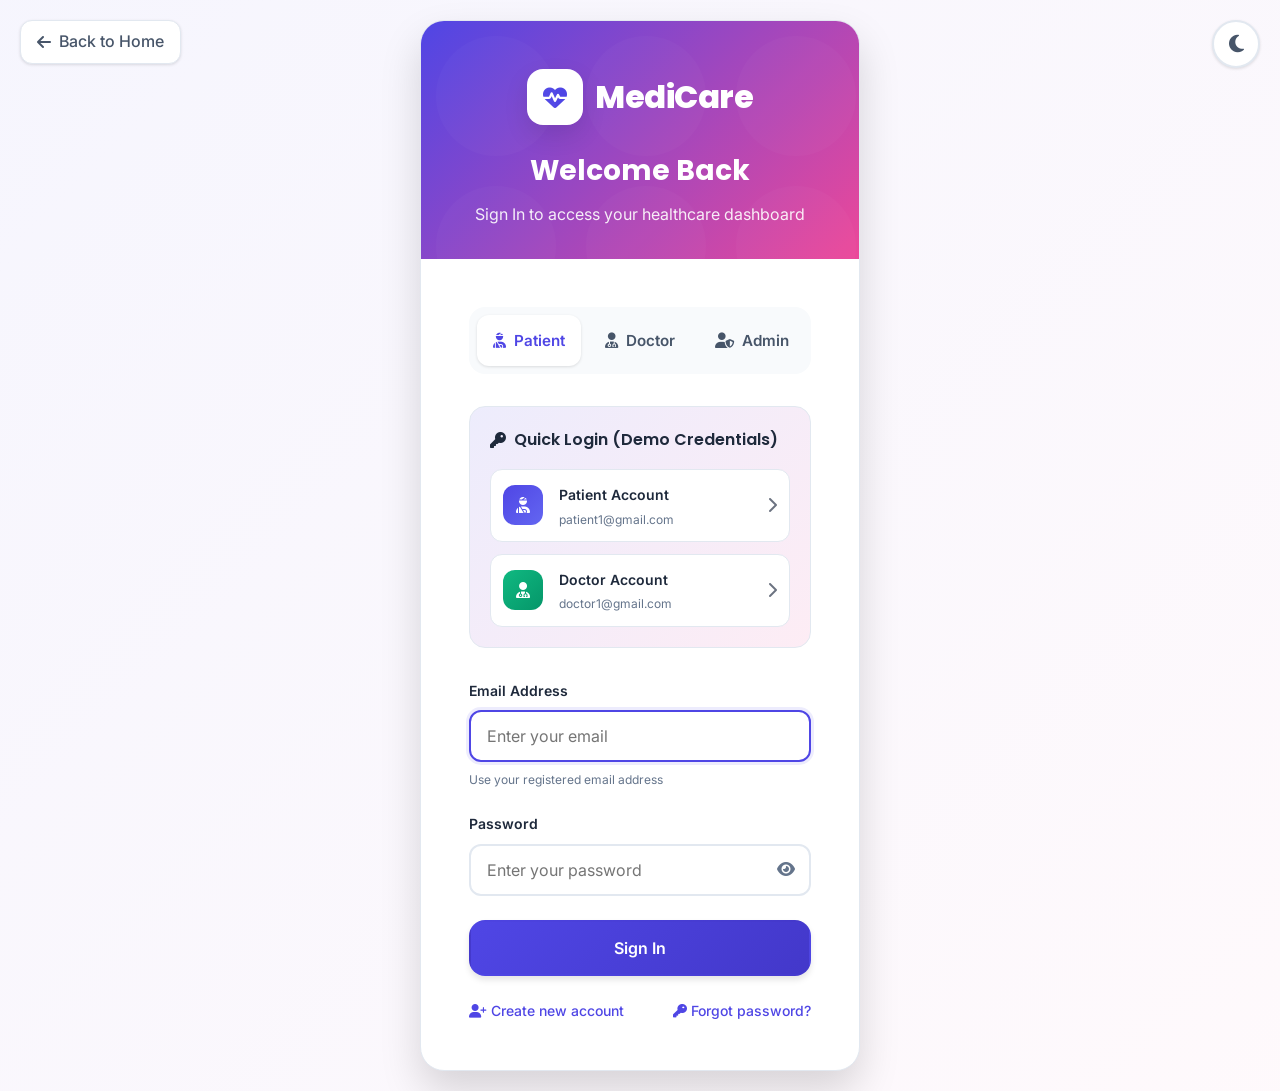
<file: templates/login.html>
<!DOCTYPE html>
<html lang="en">
<head>
  <meta charset="UTF-8">
  <meta name="viewport" content="width=device-width, initial-scale=1.0">
  <meta name="description" content="Login to MediCare - Doctor Appointment Booking System">
  <title>Login - MediCare</title>
  
  <link rel="preconnect" href="https://fonts.googleapis.com">
  <link rel="preconnect" href="https://fonts.gstatic.com" crossorigin>
  <link href="https://fonts.googleapis.com/css2?family=Inter:wght@300;400;500;600;700&family=Poppins:wght@400;500;600;700&display=swap" rel="stylesheet">
  
  <link rel="stylesheet" href="https://cdnjs.cloudflare.com/ajax/libs/font-awesome/6.4.0/css/all.min.css">
  <style>
    @import url('/static/css/login.css');
  </style>
</head>
<body>
  <button class="theme-toggle" id="themeToggle" title="Toggle theme">
    <i class="fas fa-moon"></i>
  </button>

  <a href="index.html" class="back-btn">
    <i class="fas fa-arrow-left"></i>
    Back to Home
  </a>

  <div class="container">
    <div class="login-card">
      <div class="card-header">
        <div class="logo">
          <div class="logo-icon">
            <i class="fas fa-heart-pulse"></i>
          </div>
          <span class="logo-text">MediCare</span>
        </div>
        <h1 class="welcome-title">Welcome Back</h1>
        <p class="welcome-subtitle">Sign In to access your healthcare dashboard</p>
      </div>

      <div class="card-body">
        <div class="role-tabs" id="role-tabs">
          <button type="button" class="role-tab active" data-role="patient" onclick="selectRole('patient')">
            <i class="fas fa-user-injured"></i> Patient
          </button>
          <button type="button" class="role-tab" data-role="doctor" onclick="selectRole('doctor')">
            <i class="fas fa-user-md"></i> Doctor
          </button>
          <button type="button" class="role-tab" data-role="admin" onclick="selectRole('admin')">
            <i class="fas fa-user-shield"></i> Admin
          </button>
        </div>

        <div class="demo-section">
          <div class="demo-title">
            <i class="fas fa-key"></i> Quick Login (Demo Credentials)
          </div>
          <div class="demo-credentials">
            <div class="demo-credential" onclick="fillDemoCredentials('patient')">
              <div class="demo-role" style="background: linear-gradient(135deg, #4F46E5, #6366f1);">
                <i class="fas fa-user-injured"></i>
              </div>
              <div class="demo-info">
                <span class="demo-role-name">Patient Account</span>
                <span class="demo-details">patient1@gmail.com</span>
              </div>
              <i class="fas fa-chevron-right" style="color: #6b7280;"></i>
            </div>
            
            <div class="demo-credential" onclick="fillDemoCredentials('doctor')">
              <div class="demo-role" style="background: linear-gradient(135deg, #10B981, #059669);">
                <i class="fas fa-user-md"></i>
              </div>
              <div class="demo-info">
                <span class="demo-role-name">Doctor Account</span>
                <span class="demo-details">doctor1@gmail.com</span>
              </div>
              <i class="fas fa-chevron-right" style="color: #6b7280;"></i>
            </div>
            
          </div>
        </div>

        <form id="login-form" onsubmit="return handleLogin(event)">
          <div class="form-group">
            <label class="form-label" for="username">Email Address</label>
            <input type="text" id="username" class="form-input" placeholder="Enter your email" required>
            <small class="form-hint">Use your registered email address</small>
          </div>
          
          <div class="form-group">
            <label class="form-label" for="password">Password</label>
            <div class="password-container">
              <input type="password" id="password" class="form-input" placeholder="Enter your password" required>
              <button type="button" class="password-toggle" onclick="togglePassword()">
                <i class="fas fa-eye"></i>
              </button>
            </div>
          </div>
          
          <button type="submit" class="btn btn-primary" id="submitBtn">
            <span id="submit-text">Sign In</span>
            <span id="submit-spinner" class="hidden">
              <i class="fas fa-spinner fa-spin"></i> Signing in...
            </span>
          </button>
        </form>

        <div class="auth-links">
          <a href="register.html" class="auth-link">
            <i class="fas fa-user-plus"></i> Create new account
          </a>
            <a href="forgot-password.html" class="auth-link">
              <i class="fas fa-key"></i> Forgot password?
            </a>
        </div>
      </div>
    </div>
  </div>

  <div class="toast-container" id="toast-container"></div>

  <script src="/static/js/app-config.js"></script>
  <script>
    // --- 1. THEME MANAGEMENT ---
    const themeToggle = document.getElementById('themeToggle');
    const themeIcon = themeToggle.querySelector('i');
    const prefersDark = window.matchMedia('(prefers-color-scheme: dark)');
    const savedTheme = localStorage.getItem('theme');
    
    function setTheme(theme) {
      document.documentElement.setAttribute('data-theme', theme);
      localStorage.setItem('theme', theme);
      themeIcon.className = theme === 'dark' ? 'fas fa-sun' : 'fas fa-moon';
    }
    
    if (savedTheme) setTheme(savedTheme);
    else if (prefersDark.matches) setTheme('dark');
    else setTheme('light');
    
    themeToggle.addEventListener('click', () => {
      const current = document.documentElement.getAttribute('data-theme');
      setTheme(current === 'dark' ? 'light' : 'dark');
    });

    // --- 2. CONFIG & UI LOGIC ---
    let selectedRole = 'patient'; // Default role
    
    function selectRole(role) {
      selectedRole = role;
      document.querySelectorAll('.role-tab').forEach(tab => {
        tab.classList.toggle('active', tab.dataset.role === role);
      });
      document.getElementById('submit-text').textContent = `Sign In as ${role.charAt(0).toUpperCase() + role.slice(1)}`;
    }
    
   function fillDemoCredentials(role) {
      selectRole(role);
      
      const creds = {
        patient: { u: 'patient1@gmail.com' },
        doctor: { u: 'doctor1@gmail.com' }
      };
      
      if(creds[role]) {
          document.getElementById('username').value = creds[role].u;
          document.getElementById('password').value = '';
          showToast('Demo Email Loaded', `Demo ${role} email filled. Enter password to continue.`, 'success');
          
      }
    }
    
    function togglePassword() {
      const inp = document.getElementById('password');
      const icon = document.querySelector('.password-toggle i');
      if (inp.type === 'password') {
        inp.type = 'text';
        icon.className = 'fas fa-eye-slash';
      } else {
        inp.type = 'password';
        icon.className = 'fas fa-eye';
      }
    }
    
    function showToast(title, message, type = 'success') {
      const container = document.getElementById('toast-container') || document.body.appendChild(Object.assign(document.createElement('div'), {id:'toast-container'}));
      const toast = document.createElement('div');
      toast.className = `toast toast-${type}`;
      toast.innerHTML = `<div class="toast-header"><div class="toast-title">${title}</div></div><div class="toast-message">${message}</div>`;
      container.appendChild(toast);
      setTimeout(() => toast.remove(), 4000);
    }

    // --- 3. REAL BACKEND LOGIN LOGIC ---
    const API_LOGIN = `${window.APP_CONFIG.API_BASE_URL}/api/auth/login/`;

    async function handleLogin(e) {
      e.preventDefault();
      
      const emailVal = document.getElementById('username').value;
      const passVal = document.getElementById('password').value;
      const submitBtn = document.getElementById('submitBtn');
      const submitText = document.getElementById('submit-text');
      const submitSpinner = document.getElementById('submit-spinner');
      
      // UI Loading
      submitBtn.disabled = true;
      submitBtn.classList.add('btn-loading');
      submitText.classList.add('hidden');
      submitSpinner.classList.remove('hidden');

      try {
        // Step 1: Login & Get Data
        const res = await fetch(API_LOGIN, {
            method: 'POST',
          credentials: 'include',
            headers: { 'Content-Type': 'application/json' },
            // SENDING 'email' key correctly now!
            body: JSON.stringify({ email: emailVal, password: passVal })
        });

        const data = await res.json();

        if (res.ok) {
            // SUCCESS: Backend returns { access, refresh, user: {...} }
            const user = data.user; 

            // Role Check
            if (user.role !== selectedRole) {
                showToast('Role Mismatch', `This account belongs to a ${user.role}, but you are trying to login as a ${selectedRole}. Please switch tabs.`, 'error');
                resetBtn();
                return;
            }

            // Save Credentials
            sessionStorage.setItem('user', JSON.stringify(user));

            showToast('Success', `Welcome back, ${user.first_name}!`, 'success');
            
            // Redirect based on role
            setTimeout(() => {
                if (user.role === 'admin') window.location.href = 'admin-dashboard.html';
                else if (user.role === 'doctor') window.location.href = 'doctor-dashboard.html';
                else window.location.href = 'patient-appointments.html';
            }, 1000);

        } else {
            // FAILED
            console.error("Login failed:", data);
            showToast('Login Failed', 'Invalid email or password.', 'error');
            resetBtn();
        }

      } catch (err) {
        console.error(err);
        showToast('System Error', 'Could not connect to server. Is Backend running?', 'error');
        resetBtn();
      }

      function resetBtn() {
        submitBtn.disabled = false;
        submitBtn.classList.remove('btn-loading');
        submitText.classList.remove('hidden');
        submitSpinner.classList.add('hidden');
      }
    }
    
    // Auto-focus
    document.addEventListener('DOMContentLoaded', () => {
        document.getElementById('username').focus();
    });
  </script>
</body>
</html>
</file>
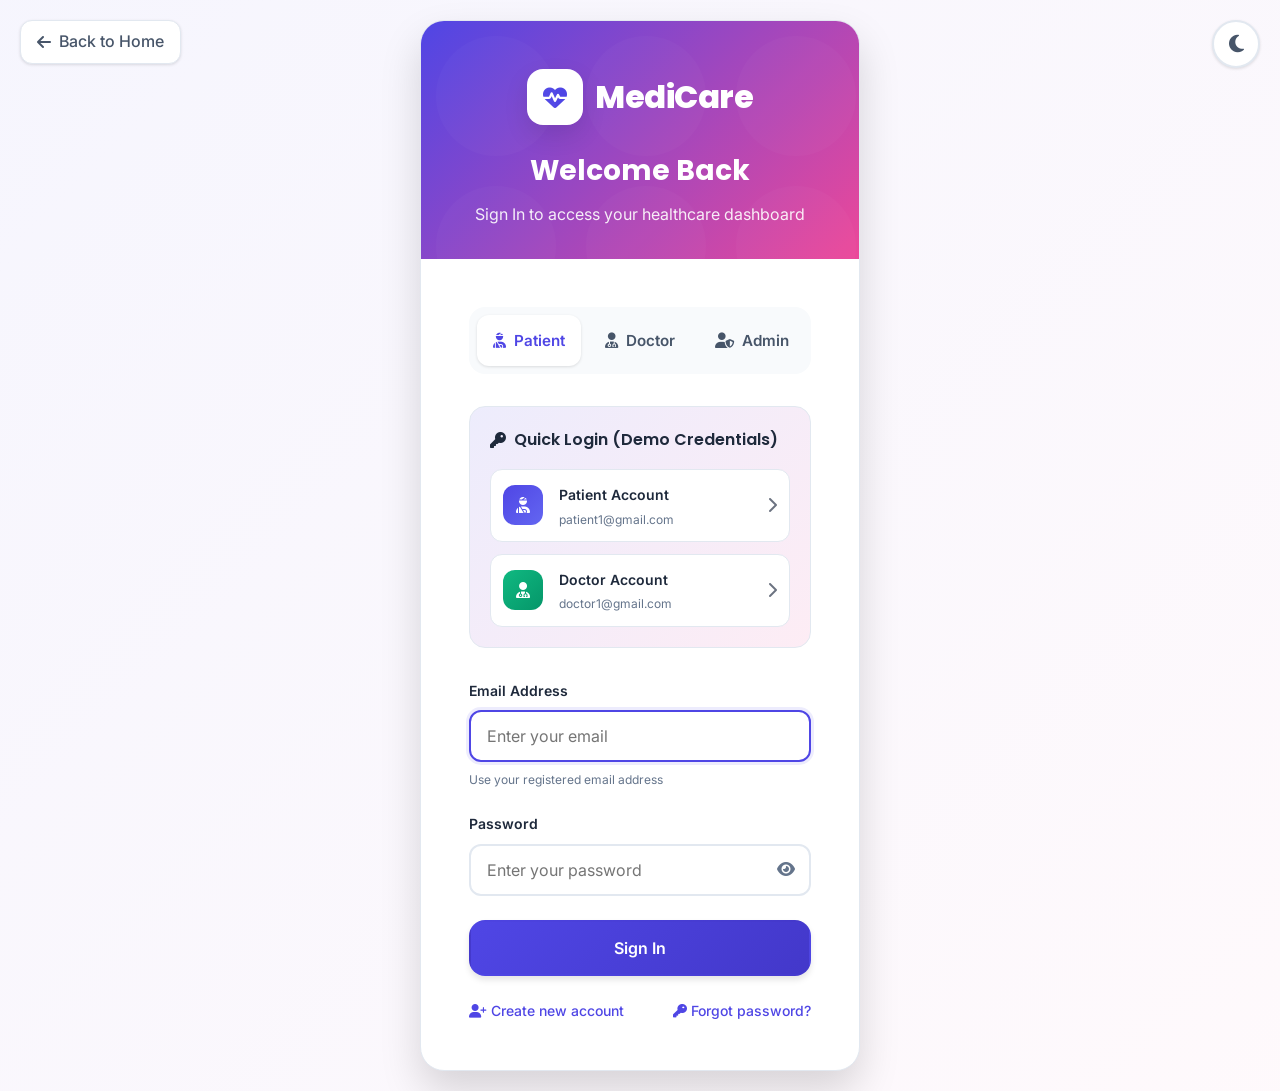
<file: templates/patient-appointments.html>
<!DOCTYPE html>
<html lang="en">
<head>
    <meta charset="UTF-8">
    <meta name="viewport" content="width=device-width, initial-scale=1.0">
    <title>My Dashboard - MediCare</title>
    
    <link href="https://fonts.googleapis.com/css2?family=Inter:wght@300;400;500;600;700&display=swap" rel="stylesheet">
    <link rel="stylesheet" href="https://cdnjs.cloudflare.com/ajax/libs/font-awesome/6.4.0/css/all.min.css">
    
    <style>
        /* --- 1. THEME VARIABLES --- */
        :root {
            --primary: #4F46E5; --primary-dark: #4338ca; --secondary: #EC4899; --background: #f3f4f6;
            --surface: #ffffff; --text-primary: #111827; --text-secondary: #6b7280; --border: #e5e7eb;
            --shadow: 0 4px 6px -1px rgba(0, 0, 0, 0.1);
            
            --status-pending-bg: #FEF3C7; --status-pending-text: #D97706; --status-pending-border: #F59E0B;
            --status-confirmed-bg: #D1FAE5; --status-confirmed-text: #059669; --status-confirmed-border: #10B981;
            --status-cancelled-bg: #FEE2E2; --status-cancelled-text: #DC2626; --status-cancelled-border: #EF4444;
            --status-completed-bg: #E0E7FF; --status-completed-text: #3730A3; --status-completed-border: #4F46E5;

            --card-date-color: #8B5CF6; --card-time-color: #F59E0B; --card-fee-color: #059669;
        }

        [data-theme="dark"] {
            --background: #111827; --surface: #1f2937; --text-primary: #f9fafb; --text-secondary: #d1d5db; --border: #374151;
            --status-pending-bg: rgba(245, 158, 11, 0.2); --status-pending-text: #FBBF24;
            --status-confirmed-bg: rgba(16, 185, 129, 0.2); --status-confirmed-text: #34D399;
            --status-cancelled-bg: rgba(239, 68, 68, 0.2); --status-cancelled-text: #F87171;
            --status-completed-bg: rgba(79, 70, 229, 0.2); --status-completed-text: #818CF8;
        }

        /* --- 2. GLOBAL STYLES --- */
        * { margin: 0; padding: 0; box-sizing: border-box; font-family: 'Inter', sans-serif; }
        body { background-color: var(--background); color: var(--text-primary); transition: all 0.3s ease; min-height: 100vh; }
        .container { max-width: 1200px; margin: 0 auto; padding: 0 20px; }
        
        /* --- 3. HEADER --- */
        .header { background: var(--surface); padding: 1rem 0; box-shadow: var(--shadow); position: sticky; top: 0; z-index: 100; border-bottom: 1px solid var(--border); }
        .header-inner { display: flex; justify-content: space-between; align-items: center; }
        .logo { display: flex; align-items: center; gap: 10px; text-decoration: none; font-size: 1.5rem; font-weight: 700; background: linear-gradient(135deg, var(--primary) 0%, var(--secondary) 100%); -webkit-background-clip: text; background-clip: text; -webkit-text-fill-color: transparent; }
        .logo i { -webkit-text-fill-color: initial; color: var(--primary); }
        .header-controls { display: flex; align-items: center; gap: 15px; }
        
        .btn { padding: 0.6rem 1.5rem; border-radius: 8px; text-decoration: none; font-weight: 500; cursor: pointer; border: none; transition: all 0.2s; display: inline-flex; align-items: center; gap: 8px; font-size: 0.9rem; }
        .btn-outline { border: 2px solid var(--primary); color: var(--primary); background: transparent; }
        .btn-outline:hover { background: var(--primary); color: white; transform: translateY(-1px); }
        .btn-primary { background: linear-gradient(135deg, var(--primary) 0%, var(--primary-dark) 100%); color: white; }
        .btn-primary:hover { transform: translateY(-1px); box-shadow: 0 4px 12px rgba(79, 70, 229, 0.3); }
        .btn-danger-outline { border: 2px solid var(--status-cancelled-border); color: var(--status-cancelled-text); background: transparent; }
        .btn-danger-outline:hover { background: var(--status-cancelled-bg); }
        .theme-toggle { background: var(--surface); border: 1px solid var(--border); color: var(--text-primary); font-size: 1.2rem; cursor: pointer; padding: 0.5rem; border-radius: 50%; display: flex; align-items: center; justify-content: center; transition: all 0.2s; }
        .theme-toggle:hover { background: var(--primary); color: white; transform: rotate(15deg); }

        /* --- 4. DASHBOARD HEADER --- */
        .dashboard-header { display: flex; justify-content: space-between; align-items: end; margin: 40px 0 30px; padding-bottom: 20px; border-bottom: 1px solid var(--border); }
        .dashboard-title h1 { font-size: 2.2rem; margin-bottom: 8px; color: var(--text-primary); }
        .dashboard-title p { color: var(--text-secondary); font-size: 1.1rem; }
        .user-welcome { font-weight: 600; color: var(--primary); }

        /* --- 5. STATS CARDS --- */
        .stats-grid { display: flex; flex-wrap: wrap; gap: 8px; margin-bottom: 18px; }
        .stat-card { background: var(--surface); border-radius: 999px; padding: 8px 12px; border: 1px solid var(--border); display: inline-flex; align-items: center; gap: 8px; transition: all 0.2s ease; cursor: pointer; min-height: 36px; color: var(--text-primary); }
        .stat-card:hover { transform: translateY(-1px); border-color: var(--primary); }
        .stat-card.active-filter { border-color: var(--primary); background: var(--primary); color: #fff; }
        .stat-card.active-filter .stat-info h3 { color: rgba(255, 255, 255, 0.92); }
        .stat-card.active-filter .stat-info strong { color: var(--primary); background: #fff; border-color: #fff; }
        .stat-card.active-filter .stat-icon { color: #fff !important; opacity: 1; }
        .stat-icon { font-size: 0.85rem; opacity: 0.8; }
        .stat-info { display: inline-flex; align-items: center; gap: 6px; }
        .stat-info h3 { font-size: 0.82rem; color: var(--text-secondary); margin: 0; font-weight: 600; }
        .stat-info strong { font-size: 0.82rem; color: var(--text-primary); line-height: 1; background: var(--background); border: 1px solid var(--border); border-radius: 999px; padding: 2px 7px; }

        /* --- 6. APPOINTMENTS GRID --- */
        .appointments-grid { display: grid; grid-template-columns: repeat(auto-fill, minmax(350px, 1fr)); gap: 25px; padding-bottom: 50px; }
        .app-card { background: var(--surface); border-radius: 20px; padding: 25px; box-shadow: var(--shadow); border: 1px solid var(--border); transition: all 0.3s ease; position: relative; overflow: hidden; animation: fadeIn 0.5s ease; }
        .app-card::before { content: ''; position: absolute; left: 0; top: 0; bottom: 0; width: 6px; background: linear-gradient(to bottom, var(--primary) 0%, var(--secondary) 100%); }
        .app-card:hover { transform: translateY(-5px); border-color: var(--primary); }
        
        .doctor-info { display: flex; align-items: center; gap: 15px; margin-bottom: 20px; }
        
        /* UPDATED AVATAR CSS TO SUPPORT IMAGES */
        .doctor-avatar { 
            width: 60px; height: 60px; 
            background: linear-gradient(135deg, var(--primary) 0%, var(--secondary) 100%); 
            color: white; border-radius: 50%; 
            display: flex; align-items: center; justify-content: center; 
            font-weight: 700; font-size: 1.4rem; 
            border: 3px solid white; 
            box-shadow: 0 4px 12px rgba(79, 70, 229, 0.3);
            overflow: hidden; /* Important for clipping image */
        }
        .doctor-avatar img {
            width: 100%; height: 100%; object-fit: cover;
        }

        .doctor-text h3 { font-size: 1.2rem; margin-bottom: 4px; color: var(--text-primary); }
        .doctor-text span { font-size: 0.9rem; color: var(--secondary); font-weight: 500; padding: 4px 12px; background: rgba(236, 72, 153, 0.1); border-radius: 20px; }

        .app-details { display: flex; flex-direction: column; gap: 15px; margin-bottom: 20px; padding: 20px; background: var(--background); border-radius: 12px; border: 1px solid var(--border); }
        .detail-row { display: flex; align-items: center; gap: 12px; color: var(--text-primary); font-size: 0.95rem; }
        .detail-row i { width: 24px; text-align: center; font-size: 1.1rem; }
        
        .app-footer { display: flex; justify-content: space-between; align-items: center; margin-top: auto; padding-top: 20px; border-top: 1px solid var(--border); }
        .app-actions { display: flex; gap: 10px; align-items: center; }
        .status-badge { padding: 8px 16px; border-radius: 20px; font-size: 0.85rem; font-weight: 600; display: inline-flex; align-items: center; gap: 8px; text-transform: capitalize; }

        .empty-state { text-align: center; padding: 80px 20px; grid-column: 1 / -1; background: var(--surface); border-radius: 20px; border: 2px dashed var(--border); }
        .empty-state i { font-size: 4rem; margin-bottom: 20px; opacity: 0.7; background: linear-gradient(135deg, var(--primary), var(--secondary)); -webkit-background-clip: text; background-clip: text; -webkit-text-fill-color: transparent; }
        .empty-state h3 { font-size: 1.5rem; margin-bottom: 10px; color: var(--text-primary); }
        .empty-state p { color: var(--text-secondary); max-width: 400px; margin: 0 auto 25px; }
        .feedback-toast { position: fixed; right: 20px; bottom: 20px; z-index: 2500; background: var(--surface); color: var(--text-primary); border: 1px solid var(--status-confirmed-border); border-left: 5px solid var(--status-confirmed-border); border-radius: 10px; box-shadow: var(--shadow); padding: 12px 14px; font-size: 0.9rem; animation: slideUp 0.25s ease; }
        .feedback-toast.error { border-color: var(--status-cancelled-border); border-left-color: var(--status-cancelled-border); }

        /* --- 8. MODAL --- */
        .modal-overlay { position: fixed; top: 0; left: 0; right: 0; bottom: 0; background: rgba(0, 0, 0, 0.7); display: none; align-items: center; justify-content: center; z-index: 2000; backdrop-filter: blur(5px); animation: fadeIn 0.3s ease; }
        .modal-content { background: var(--surface); color: var(--text-primary); padding: 2rem; border-radius: 16px; width: 90%; max-width: 500px; position: relative; border: 1px solid var(--border); animation: slideUp 0.3s ease; }
        .close-btn { position: absolute; top: 15px; right: 20px; font-size: 1.5rem; cursor: pointer; color: var(--text-secondary); background: none; border: none; transition: all 0.2s; }
        .close-btn:hover { color: var(--status-cancelled-text); transform: rotate(90deg); }
        .modal-row { display: flex; justify-content: space-between; padding: 15px 0; border-bottom: 1px solid var(--border); }
        .modal-row:last-child { border-bottom: none; }
        
        @keyframes fadeIn { from { opacity: 0; } to { opacity: 1; } }
        @keyframes slideUp { from { transform: translateY(30px) scale(0.95); opacity: 0; } to { transform: translateY(0) scale(1); opacity: 1; } }
        @media (max-width: 768px) { .appointments-grid { grid-template-columns: 1fr; } .dashboard-header { flex-direction: column; align-items: flex-start; gap: 20px; } }
    </style>
</head>
<body>

    <header class="header">
        <div class="container">
            <div class="header-inner">
                <a href="index.html" class="logo"><i class="fas fa-heart-pulse"></i> MediCare</a>
                <div class="header-controls">
                    <button class="theme-toggle" id="themeToggle" title="Toggle theme"><i class="fas fa-moon"></i></button>
                    <button onclick="handleLogout()" class="btn btn-danger-outline"><i class="fas fa-sign-out-alt"></i> Logout</button>
                </div>
            </div>
        </div>
    </header>

    <div class="container">
        <div class="dashboard-header">
            <div class="dashboard-title">
                <h1>My Appointments</h1>
                <p>Welcome back, <span class="user-welcome" id="user-name">Patient</span></p>
            </div>
            <div style="display:flex; gap:12px; flex-wrap: wrap;">
                <a href="patient-profile.html" class="btn btn-outline"><i class="fas fa-user-circle"></i> Medical Profile</a>
                <a href="doctors.html" class="btn btn-primary"><i class="fas fa-plus-circle"></i> Book New</a>
            </div>
        </div>

        <div class="stats-grid" id="stats-container">
            <button type="button" class="stat-card" id="card-pending" onclick="filterAppointments('pending')">
                <span class="stat-icon" style="color: var(--status-pending-text);"><i class="fas fa-clock"></i></span>
                <span class="stat-info"><h3>Pending</h3><strong id="pending-count">0</strong></span>
            </button>
            <button type="button" class="stat-card" id="card-confirmed" onclick="filterAppointments('confirmed')">
                <span class="stat-icon" style="color: var(--status-confirmed-text);"><i class="fas fa-calendar-check"></i></span>
                <span class="stat-info"><h3>Confirmed</h3><strong id="confirmed-count">0</strong></span>
            </button>
            <button type="button" class="stat-card" id="card-cancelled" onclick="filterAppointments('cancelled')">
                <span class="stat-icon" style="color: var(--status-cancelled-text);"><i class="fas fa-calendar-times"></i></span>
                <span class="stat-info"><h3>Cancelled</h3><strong id="cancelled-count">0</strong></span>
            </button>
            <button type="button" class="stat-card" id="card-completed" onclick="filterAppointments('completed')">
                <span class="stat-icon" style="color: var(--status-completed-text);"><i class="fas fa-circle-check"></i></span>
                <span class="stat-info"><h3>Completed</h3><strong id="completed-count">0</strong></span>
            </button>
            <button type="button" class="stat-card active-filter" id="card-all" onclick="filterAppointments('all')">
                <span class="stat-icon" style="color: var(--status-completed-text);"><i class="fas fa-check-circle"></i></span>
                <span class="stat-info"><h3>All</h3><strong id="total-count">0</strong></span>
            </button>
        </div>

        <div id="appointments-grid" class="appointments-grid">
            <div style="grid-column: 1/-1; text-align: center; padding: 50px;">
                <i class="fas fa-spinner fa-spin fa-2x" style="color: var(--primary)"></i>
                <p style="margin-top: 15px; color: var(--text-secondary);">Loading your schedule...</p>
            </div>
        </div>
    </div>

    <div id="details-modal" class="modal-overlay">
        <div class="modal-content">
            <button class="close-btn" onclick="closeModal()">&times;</button>
            <h2 style="font-size:1.5rem; margin-bottom:1.5rem; color: var(--primary);"><i class="fas fa-file-medical-alt"></i> Appointment Details</h2>
            <div id="modal-body"></div>
            <button onclick="closeModal()" class="btn btn-primary" style="width: 100%; margin-top:1.5rem;"><i class="fas fa-times"></i> Close</button>
        </div>
    </div>

    <script src="/static/js/app-config.js"></script>
    <script src="/static/js/auth-utils.js"></script>
    <script>
        const API_BASE = window.APP_CONFIG.API_BASE_URL;
        const API_URL = `${API_BASE}/api/appointments/`;
        const DEFAULT_CONSULTATION_FEE = 500;
        const gridContainer = document.getElementById('appointments-grid');
        let allAppointments = [];
        let currentFilter = 'all';

        // --- THEME ---
        const themeToggle = document.getElementById('themeToggle');
        const themeIcon = themeToggle.querySelector('i');
        const savedTheme = localStorage.getItem('theme') || 'light';
        function setTheme(theme) {
            document.documentElement.setAttribute('data-theme', theme);
            localStorage.setItem('theme', theme);
            themeIcon.className = theme === 'dark' ? 'fas fa-sun' : 'fas fa-moon';
        }
        setTheme(savedTheme);
        themeToggle.addEventListener('click', () => {
            const current = document.documentElement.getAttribute('data-theme');
            setTheme(current === 'dark' ? 'light' : 'dark');
        });

        // --- AUTH ---
        const userStr = sessionStorage.getItem('user');
        if(!userStr) { window.location.href = 'login.html'; } 
        else {
            let user;
            try {
                user = JSON.parse(userStr);
            } catch {
                sessionStorage.removeItem('user');
                window.location.href = 'login.html';
            }
            if (user.role !== 'patient') { window.location.href = 'index.html'; }
            document.getElementById('user-name').textContent = user.first_name || "Patient";
        }

        // --- LOAD DATA ---
        document.addEventListener('DOMContentLoaded', async () => {
            try {
                const res = await authApiFetch(API_URL);
                if (!res.ok) throw new Error("Failed to fetch");
                allAppointments = await res.json();
                updateStats(allAppointments);
                renderAppointments(allAppointments);
            } catch (err) {
                gridContainer.innerHTML = `<div class="empty-state"><i class="fas fa-exclamation-triangle"></i><h3>Unable to Load Appointments</h3><p>Server error.</p><button class="btn btn-primary" onclick="location.reload()">Try Again</button></div>`;
            }
        });

        function updateStats(apps) {
            document.getElementById('pending-count').textContent = apps.filter(a => a.status === 'pending').length;
            document.getElementById('confirmed-count').textContent = apps.filter(a => a.status === 'confirmed').length;
            document.getElementById('cancelled-count').textContent = apps.filter(a => a.status === 'cancelled').length;
            document.getElementById('completed-count').textContent = apps.filter(a => a.status === 'completed').length;
            document.getElementById('total-count').textContent = apps.length;
        }

        function filterAppointments(status) {
            currentFilter = status;
            ['card-pending', 'card-confirmed', 'card-cancelled', 'card-completed', 'card-all'].forEach(id => document.getElementById(id).classList.remove('active-filter'));
            if (status === 'pending') document.getElementById('card-pending').classList.add('active-filter');
            else if (status === 'confirmed') document.getElementById('card-confirmed').classList.add('active-filter');
            else if (status === 'cancelled') document.getElementById('card-cancelled').classList.add('active-filter');
            else if (status === 'completed') document.getElementById('card-completed').classList.add('active-filter');
            else document.getElementById('card-all').classList.add('active-filter');

            const filteredList = status === 'all' ? allAppointments : allAppointments.filter(app => app.status === status);
            renderAppointments(filteredList);
        }

        // --- RENDER LOGIC ---
        function renderAppointments(apps) {
            gridContainer.innerHTML = '';
            if (apps.length === 0) {
                gridContainer.innerHTML = `<div class="empty-state"><i class="fas fa-calendar-plus"></i><h3>No Appointments</h3><p>Book your first appointment.</p><a href="doctors.html" class="btn btn-primary">Find a Doctor</a></div>`;
                return;
            }

            apps.forEach(app => {
                const dateStr = new Date(app.date).toLocaleDateString('en-US', { weekday: 'short', month: 'short', day: 'numeric' });
                const doc = app.doctor_details || {};
                const fee = doc.consultation_fee || app.consultation_fee || DEFAULT_CONSULTATION_FEE;
                
                // Status Styles
                let statusColor = 'var(--status-pending-text)', statusBg = 'var(--status-pending-bg)', statusIcon = 'fa-clock';
                if(app.status === 'confirmed') { statusColor = 'var(--status-confirmed-text)'; statusBg = 'var(--status-confirmed-bg)'; statusIcon = 'fa-check-circle'; } 
                else if(app.status === 'cancelled') { statusColor = 'var(--status-cancelled-text)'; statusBg = 'var(--status-cancelled-bg)'; statusIcon = 'fa-times-circle'; }
                else if(app.status === 'completed') { statusColor = 'var(--status-completed-text)'; statusBg = 'var(--status-completed-bg)'; statusIcon = 'fa-circle-check'; }

                // --- AVATAR LOGIC START ---
                let avatarContent;
                if (doc.profile_image) {
                    // Check if URL is absolute or relative
                    const imgUrl = doc.profile_image.startsWith('http') ? doc.profile_image : `${API_BASE}${doc.profile_image}`;
                    avatarContent = `<img src="${imgUrl}" alt="Dr. ${doc.last_name || ''}">`;
                } else {
                    const initials = (doc.first_name?.[0] || 'D') + (doc.last_name?.[0] || 'R');
                    avatarContent = initials;
                }
                // --- AVATAR LOGIC END ---

                const card = `
                    <div class="app-card">
                        <div class="doctor-info">
                            <div class="doctor-avatar">${avatarContent}</div>
                            <div class="doctor-text">
                                <h3>Dr. ${doc.first_name || 'Unknown'} ${doc.last_name || ''}</h3>
                                <span>${doc.specialization || 'General Physician'}</span>
                            </div>
                        </div>
                        <div class="app-details">
                            <div class="detail-row"><i class="far fa-calendar-alt" style="color:var(--card-date-color)"></i> <span>${dateStr}</span></div>
                            <div class="detail-row"><i class="far fa-clock" style="color:var(--card-time-color)"></i> <span>${app.time}</span></div>
                            <div class="detail-row"><i class="fas fa-dollar-sign" style="color:var(--card-fee-color)"></i> <span>₹${fee} Fee</span></div>
                        </div>
                        <div class="app-footer">
                            <div class="status-badge" style="background:${statusBg}; color:${statusColor}; border: 1px solid ${statusColor}">
                                <i class="fas ${statusIcon}"></i> ${app.status}
                            </div>
                            <div class="app-actions">
                                <button onclick="openDetails(${app.id})" class="btn btn-outline"><i class="fas fa-eye"></i> Details</button>
                                <button onclick="deleteAppointment(${app.id})" class="btn btn-danger-outline" title="Delete appointment" aria-label="Delete appointment"><i class="fas fa-trash"></i></button>
                            </div>
                        </div>
                    </div>
                `;
                gridContainer.innerHTML += card;
            });
        }

        async function deleteAppointment(id) {
            const targetAppointment = allAppointments.find(a => a.id === id);
            if (!targetAppointment) return;

            const doctor = targetAppointment.doctor_details || {};
            const doctorName = `Dr. ${doctor.first_name || 'Unknown'} ${doctor.last_name || ''}`.trim();
            const ok = confirm(`Delete appointment with ${doctorName}? This cannot be undone.`);
            if (!ok) return;

            try {
                const res = await authApiFetch(`${API_URL}${id}/`, {
                    method: 'DELETE',
                });

                if (!res.ok) {
                    throw new Error('Delete failed');
                }

                allAppointments = allAppointments.filter(a => a.id !== id);
                updateStats(allAppointments);

                const filteredList = currentFilter === 'all'
                    ? allAppointments
                    : allAppointments.filter(app => app.status === currentFilter);
                renderAppointments(filteredList);
                showFeedback('Appointment deleted successfully.');
            } catch (err) {
                showFeedback('Could not delete appointment. Please try again.', 'error');
            }
        }

        function showFeedback(message, type = 'success') {
            const toast = document.createElement('div');
            toast.className = `feedback-toast ${type === 'error' ? 'error' : ''}`;
            toast.textContent = message;
            document.body.appendChild(toast);
            setTimeout(() => toast.remove(), 2600);
        }

        function openDetails(id) {
            const app = allAppointments.find(a => a.id === id);
            if(!app) return;
            const doc = app.doctor_details || {};
            const dateStr = new Date(app.date).toLocaleDateString('en-US', { weekday: 'long', month: 'long', day: 'numeric', year: 'numeric' });

            document.getElementById('modal-body').innerHTML = `
                <div class="modal-row"><span>Status</span><strong style="text-transform:uppercase;">${app.status}</strong></div>
                <div class="modal-row"><span>Doctor</span><strong>Dr. ${doc.first_name || 'Unknown'} ${doc.last_name || ''}</strong></div>
                <div class="modal-row"><span>Date</span><strong>${dateStr}</strong></div>
                <div class="modal-row"><span>Time</span><strong>${app.time}</strong></div>
                <div class="modal-row"><span>Notes</span><p style="text-align:right; max-width: 60%;">${app.notes || 'No notes.'}</p></div>
            `;
            document.getElementById('details-modal').style.display = 'flex';
        }

        async function handleLogout() {
            if (!confirm('Logout?')) return;
            try {
                await fetch(`${API_BASE}/api/auth/logout/`, {
                    method: 'POST',
                    credentials: 'include'
                });
            } catch (e) {
                console.warn('Logout request failed:', e);
            }
            sessionStorage.removeItem('user');
            window.location.href = 'login.html';
        }

        function closeModal() { document.getElementById('details-modal').style.display = 'none'; }
        window.onclick = function(e) { if (e.target.classList.contains('modal-overlay')) closeModal(); }
    </script>
</body>
</html>
</file>
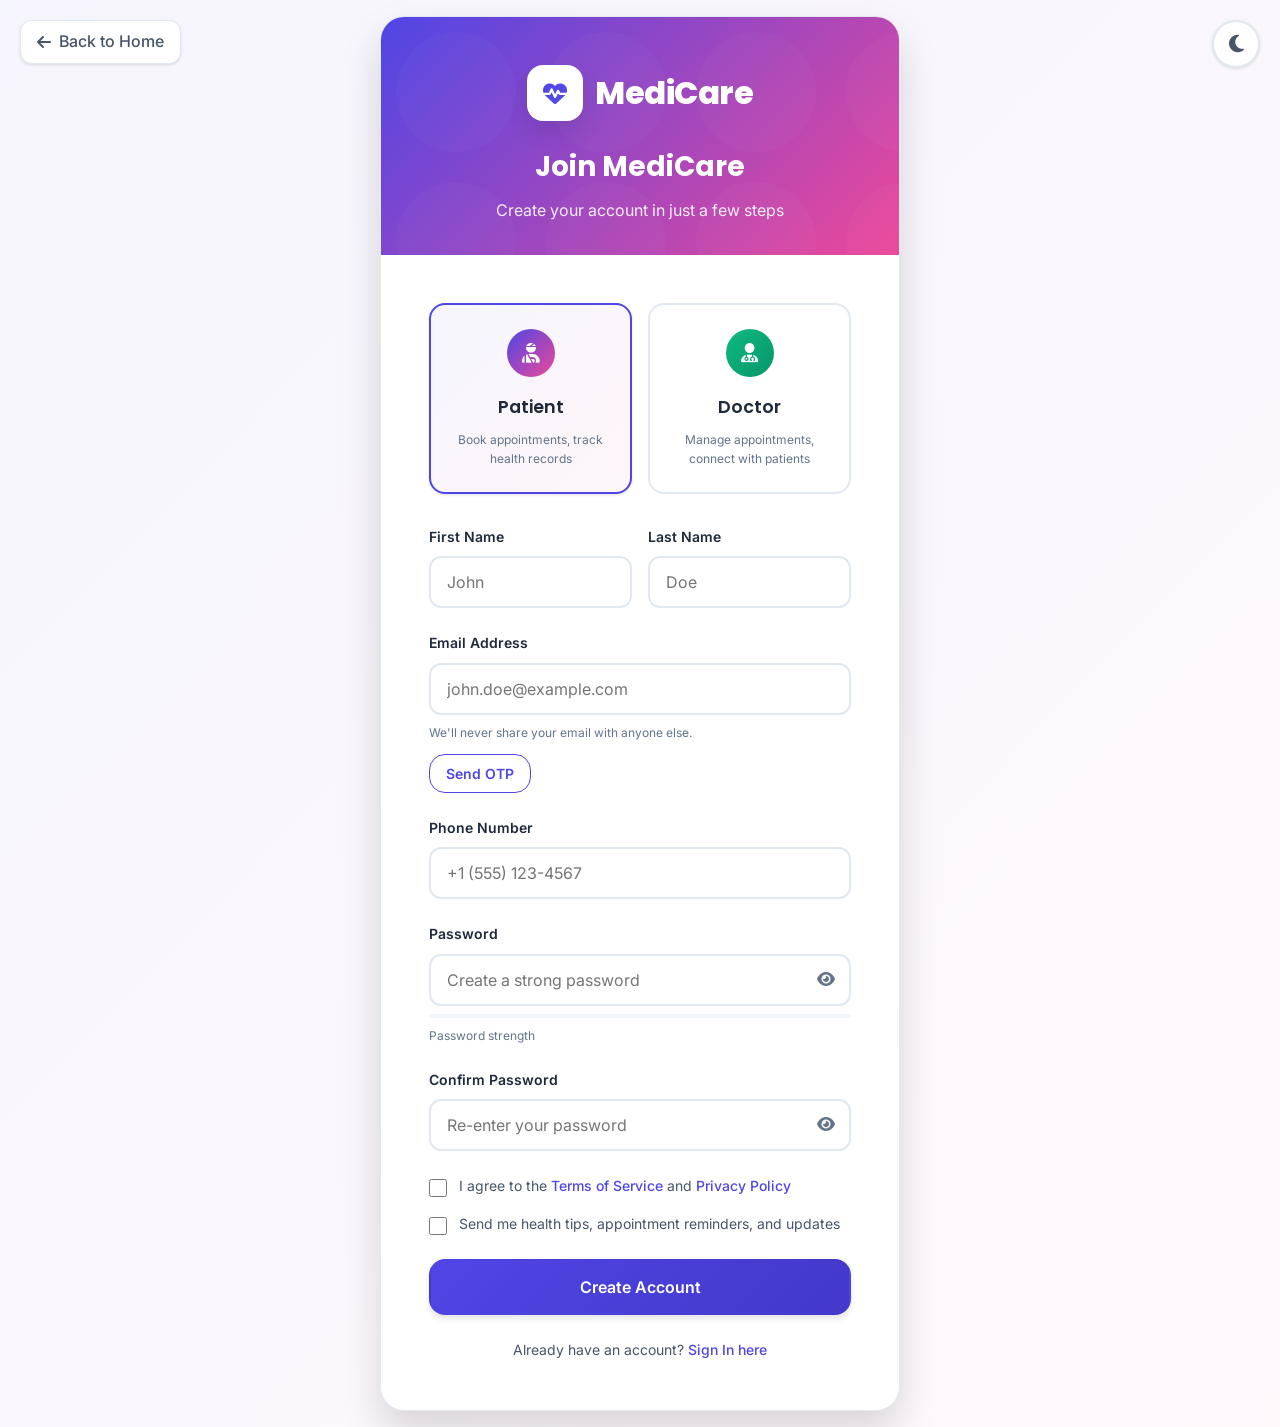
<file: templates/register.html>
<!DOCTYPE html>
<html lang="en">
<head>
  <meta charset="UTF-8">
  <meta name="viewport" content="width=device-width, initial-scale=1.0">
  <meta name="description" content="Register for MediCare - Doctor Appointment Booking System">
  <title>Register - MediCare</title>
  
  <link rel="preconnect" href="https://fonts.googleapis.com">
  <link rel="preconnect" href="https://fonts.gstatic.com" crossorigin>
  <link href="https://fonts.googleapis.com/css2?family=Inter:wght@300;400;500;600;700&family=Poppins:wght@400;500;600;700&display=swap" rel="stylesheet">
  
  <link rel="stylesheet" href="https://cdnjs.cloudflare.com/ajax/libs/font-awesome/6.4.0/css/all.min.css">
  
  <style>
  @import url('/static/css/register.css');
 </style>
</head>
<body>
  <button class="theme-toggle" id="themeToggle" title="Toggle theme">
    <i class="fas fa-moon"></i>
  </button>

  <a href="index.html" class="back-btn">
    <i class="fas fa-arrow-left"></i>
    Back to Home
  </a>

  <div class="container">
    <div class="register-card">
      <div class="card-header">
        <div class="logo">
          <div class="logo-icon">
            <i class="fas fa-heart-pulse"></i>
          </div>
          <span class="logo-text">MediCare</span>
        </div>
        <h1 class="welcome-title">Join MediCare</h1>
        <p class="welcome-subtitle">Create your account in just a few steps</p>
      </div>

      <div class="card-body">
        <div class="registration-type">
          <div class="type-card active" onclick="selectType('patient', this)">
            <div class="type-icon">
              <i class="fas fa-user-injured"></i>
            </div>
            <div class="type-name">Patient</div>
            <div class="type-description">Book appointments, track health records</div>
          </div>
          
          <div class="type-card" onclick="selectType('doctor', this)">
            <div class="type-icon">
              <i class="fas fa-user-md"></i>
            </div>
            <div class="type-name">Doctor</div>
            <div class="type-description">Manage appointments, connect with patients</div>
          </div>
        </div>

        <form id="register-form" onsubmit="return handleRegister(event)">
          <div class="form-row">
            <div class="form-group">
              <label class="form-label" for="first-name">First Name</label>
              <input type="text" id="first-name" class="form-input" placeholder="John" required>
            </div>
            
            <div class="form-group">
              <label class="form-label" for="last-name">Last Name</label>
              <input type="text" id="last-name" class="form-input" placeholder="Doe" required>
            </div>
          </div>
          
          <div class="form-group">
            <label class="form-label" for="email">Email Address</label>
            <input type="email" id="email" class="form-input" placeholder="john.doe@example.com" required>
            <small class="form-hint">We'll never share your email with anyone else.</small>

            <div class="otp-actions">
              <button type="button" class="btn btn-otp" id="send-otp-btn" onclick="sendOTP()">Send OTP</button>
              <small id="otp-timer" class="form-hint hidden"></small>
            </div>

            <div id="otp-verification-box" class="hidden otp-box">
              <label class="form-label" for="otp-code">Email OTP</label>
              <div class="otp-input-row">
                <input type="text" id="otp-code" class="form-input" placeholder="Enter 6-digit OTP" maxlength="6" inputmode="numeric">
                <button type="button" class="btn btn-otp" id="verify-otp-btn" onclick="verifyOTP()">Verify OTP</button>
              </div>
              <small id="otp-status" class="form-hint"></small>
            </div>
          </div>
          
          <div class="form-group">
            <label class="form-label" for="phone">Phone Number</label>
            <input type="tel" id="phone" class="form-input" placeholder="+1 (555) 123-4567">
          </div>
          
          <div id="doctor-fields" class="hidden">
            <div class="form-group">
              <label class="form-label" for="specialization">Specialization</label>
              <input type="text" id="specialization" class="form-input" placeholder="e.g., Cardiologist">
            </div>
            
            <div class="form-row">
                <div class="form-group">
                  <label class="form-label" for="experience">Experience (Years)</label>
                  <input type="number" id="experience" class="form-input" placeholder="e.g. 5">
                </div>
                <div class="form-group">
                    <label class="form-label" for="fee">Consultation Fee ($)</label>
                    <input type="number" id="fee" class="form-input" placeholder="e.g. 100">
                </div>
            </div>
          </div>
          
          <div class="form-group">
            <label class="form-label" for="password">Password</label>
            <div class="password-container">
              <input type="password" id="password" class="form-input" placeholder="Create a strong password" required
                     oninput="checkPasswordStrength(this.value)">
              <button type="button" class="password-toggle" onclick="togglePassword('password')">
                <i class="fas fa-eye"></i>
              </button>
            </div>
            <div class="password-strength">
              <div class="strength-bar">
                <div class="strength-fill" id="strength-fill"></div>
              </div>
              <div class="strength-text" id="strength-text">Password strength</div>
            </div>
          </div>
          
          <div class="form-group">
            <label class="form-label" for="confirm-password">Confirm Password</label>
            <div class="password-container">
              <input type="password" id="confirm-password" class="form-input" placeholder="Re-enter your password" required>
              <button type="button" class="password-toggle" onclick="togglePassword('confirm-password')">
                <i class="fas fa-eye"></i>
              </button>
            </div>
            <div id="password-match" class="form-hint"></div>
          </div>
          
          <div class="form-checkbox">
            <input type="checkbox" id="terms" class="checkbox-input" required>
            <label for="terms" class="checkbox-label">
              I agree to the <a href="#" onclick="showTerms(); return false;">Terms of Service</a> and <a href="#" onclick="showPrivacy(); return false;">Privacy Policy</a>
            </label>
          </div>
          
          <div class="form-checkbox">
            <input type="checkbox" id="newsletter" class="checkbox-input">
            <label for="newsletter" class="checkbox-label">
              Send me health tips, appointment reminders, and updates
            </label>
          </div>
          
          <button type="submit" class="btn btn-primary" id="submit-btn">
            <span id="submit-text">Create Account</span>
            <span id="submit-spinner" class="hidden">
              <i class="fas fa-spinner fa-spin"></i> Creating account...
            </span>
          </button>
        </form>

        <div class="auth-links">
          Already have an account? <a href="login.html" class="auth-link">Sign In here</a>
        </div>
      </div>
    </div>
  </div>

  <div class="toast-container" id="toast-container"></div>

  <script src="/static/js/app-config.js"></script>
  <script>
    // --- 1. THEME MANAGEMENT ---
    const themeToggle = document.getElementById('themeToggle');
    const themeIcon = themeToggle.querySelector('i');
    const prefersDark = window.matchMedia('(prefers-color-scheme: dark)');
    const savedTheme = localStorage.getItem('theme');
    
    function setTheme(theme) {
      document.documentElement.setAttribute('data-theme', theme);
      localStorage.setItem('theme', theme);
      if (theme === 'dark') {
        themeIcon.className = 'fas fa-sun';
        themeToggle.title = 'Switch to light theme';
      } else {
        themeIcon.className = 'fas fa-moon';
        themeToggle.title = 'Switch to dark theme';
      }
    }
    
    if (savedTheme) setTheme(savedTheme);
    else if (prefersDark.matches) setTheme('dark');
    else setTheme('light');
    
    themeToggle.addEventListener('click', () => {
      const currentTheme = document.documentElement.getAttribute('data-theme');
      setTheme(currentTheme === 'dark' ? 'light' : 'dark');
    });

    // --- 2. REGISTRATION TYPE LOGIC ---
    let selectedType = 'patient';
    
    function selectType(type, selectedCard) {
      selectedType = type;
      
      document.querySelectorAll('.type-card').forEach(card => {
        card.classList.remove('active');
      });
      if (selectedCard) selectedCard.classList.add('active');
      
      const doctorFields = document.getElementById('doctor-fields');
      const expInput = document.getElementById('experience');
      const feeInput = document.getElementById('fee');

      if (type === 'doctor') {
        doctorFields.classList.remove('hidden');
        expInput.required = true;
        feeInput.required = true;
      } else {
        doctorFields.classList.add('hidden');
        expInput.required = false;
        feeInput.required = false;
      }
    }
    
    // --- 3. PASSWORD VISIBILITY ---
    function togglePassword(fieldId) {
      const passwordInput = document.getElementById(fieldId);
      const toggleIcon = passwordInput.parentElement.querySelector('.password-toggle i');
      if (passwordInput.type === 'password') {
        passwordInput.type = 'text';
        toggleIcon.className = 'fas fa-eye-slash';
      } else {
        passwordInput.type = 'password';
        toggleIcon.className = 'fas fa-eye';
      }
    }
    
    // --- 4. PASSWORD STRENGTH & MATCH ---
    function checkPasswordStrength(password) {
      const strengthFill = document.getElementById('strength-fill');
      const strengthText = document.getElementById('strength-text');
      let strength = 0;
      let text = 'Weak';
      let color = '#EF4444'; 
      
      if (password.length >= 8) strength += 25;
      if (/[A-Z]/.test(password)) strength += 25;
      if (/[0-9]/.test(password)) strength += 25;
      if (/[^A-Za-z0-9]/.test(password)) strength += 25;
      
      if (strength >= 75) { text = 'Strong'; color = '#10B981'; } 
      else if (strength >= 50) { text = 'Good'; color = '#F59E0B'; } 
      else if (strength >= 25) { text = 'Fair'; color = '#F59E0B'; }
      
      strengthFill.style.width = `${strength}%`;
      strengthFill.style.backgroundColor = color;
      strengthText.textContent = `Password strength: ${text}`;
      strengthText.style.color = color;
      
      checkPasswordMatch(password, document.getElementById('confirm-password').value);
    }
    
    function checkPasswordMatch(password, confirmPassword) {
      const matchHint = document.getElementById('password-match');
      if (!confirmPassword) { matchHint.textContent = ''; return; }
      
      if (password === confirmPassword) {
        matchHint.textContent = '✓ Passwords match';
        matchHint.style.color = '#10B981';
      } else {
        matchHint.textContent = '✗ Passwords do not match';
        matchHint.style.color = '#EF4444';
      }
    }
    
    document.getElementById('confirm-password').addEventListener('input', function() {
      checkPasswordMatch(document.getElementById('password').value, this.value);
    });
    
    // --- 5. TOAST NOTIFICATION ---
    function showToast(title, message, type = 'success') {
      const container = document.getElementById('toast-container');
      const toast = document.createElement('div');
      toast.className = `toast toast-${type}`;
      toast.innerHTML = `
        <div class="toast-header">
          <div class="toast-title">${title}</div>
          <button class="toast-close" onclick="this.parentElement.parentElement.remove()"><i class="fas fa-times"></i></button>
        </div>
        <div class="toast-message">${message}</div>
      `;
      container.appendChild(toast);
      setTimeout(() => toast.remove(), 5000);
    }
    
    // --- 6. REGISTRATION LOGIC ---
    const API_URL = `${window.APP_CONFIG.API_BASE_URL}/api/users/`;
    const OTP_SEND_URL = `${window.APP_CONFIG.API_BASE_URL}/api/otp/send/`;
    const OTP_VERIFY_URL = `${window.APP_CONFIG.API_BASE_URL}/api/otp/verify/`;

    let otpVerified = false;
    let verifiedEmail = '';
    let otpCooldownInterval = null;

    function resetOTPState() {
      otpVerified = false;
      verifiedEmail = '';
      document.getElementById('otp-code').value = '';
      document.getElementById('otp-verification-box').classList.add('hidden');
      document.getElementById('otp-status').textContent = '';
      document.getElementById('otp-status').style.color = '';
      document.getElementById('verify-otp-btn').disabled = false;
      document.getElementById('otp-code').disabled = false;
    }

    function updateOTPStatus(message, type = 'default') {
      const status = document.getElementById('otp-status');
      status.textContent = message;
      if (type === 'success') status.style.color = '#10B981';
      else if (type === 'error') status.style.color = '#EF4444';
      else status.style.color = '';
    }

    function startOTPCooldown(seconds = 45) {
      const timerEl = document.getElementById('otp-timer');
      const sendBtn = document.getElementById('send-otp-btn');

      if (otpCooldownInterval) clearInterval(otpCooldownInterval);

      let remaining = seconds;
      timerEl.classList.remove('hidden');
      sendBtn.disabled = true;
      timerEl.textContent = `Resend OTP in ${remaining}s`;

      otpCooldownInterval = setInterval(() => {
        remaining -= 1;
        if (remaining <= 0) {
          clearInterval(otpCooldownInterval);
          otpCooldownInterval = null;
          timerEl.classList.add('hidden');
          timerEl.textContent = '';
          sendBtn.disabled = false;
          return;
        }
        timerEl.textContent = `Resend OTP in ${remaining}s`;
      }, 1000);
    }

    async function sendOTP(fromRegisterAttempt = false) {
      const emailInput = document.getElementById('email');
      const email = emailInput.value.trim().toLowerCase();

      if (!email) {
        if (!fromRegisterAttempt) showToast('Error', 'Please enter email first.', 'error');
        return false;
      }

      const sendBtn = document.getElementById('send-otp-btn');
      sendBtn.disabled = true;

      try {
        const response = await fetch(OTP_SEND_URL, {
          method: 'POST',
          headers: { 'Content-Type': 'application/json' },
          body: JSON.stringify({ email })
        });

        const data = await response.json();

        if (!response.ok) {
          if (!fromRegisterAttempt) {
            showToast('OTP Failed', data.detail || 'Could not send OTP.', 'error');
          } else {
            showToast('OTP Failed', data.detail || 'Could not send OTP for verification.', 'error');
          }
          sendBtn.disabled = false;
          return false;
        }

        otpVerified = false;
        verifiedEmail = '';
        document.getElementById('otp-verification-box').classList.remove('hidden');
        updateOTPStatus('OTP sent to your email. Please enter it below.');
        if (!fromRegisterAttempt) {
          showToast('OTP Sent', 'Check your email inbox for the code.', 'success');
        }
        startOTPCooldown(45);
        return true;
      } catch (error) {
        showToast('Network Error', 'Could not send OTP. Ensure backend is running.', 'error');
        sendBtn.disabled = false;
        return false;
      }
    }

    async function verifyOTP() {
      const email = document.getElementById('email').value.trim().toLowerCase();
      const otp = document.getElementById('otp-code').value.trim();

      if (!email) {
        showToast('Error', 'Please enter email first.', 'error');
        return;
      }

      if (!/^\d{6}$/.test(otp)) {
        updateOTPStatus('Please enter a valid 6-digit OTP.', 'error');
        return;
      }

      const verifyBtn = document.getElementById('verify-otp-btn');
      verifyBtn.disabled = true;

      try {
        const response = await fetch(OTP_VERIFY_URL, {
          method: 'POST',
          headers: { 'Content-Type': 'application/json' },
          body: JSON.stringify({ email, otp })
        });

        const data = await response.json();

        if (!response.ok) {
          updateOTPStatus(data.detail || 'OTP verification failed.', 'error');
          verifyBtn.disabled = false;
          return;
        }

        otpVerified = true;
        verifiedEmail = email;
        document.getElementById('otp-code').disabled = true;
        verifyBtn.disabled = true;
        updateOTPStatus('✓ Email verified successfully.', 'success');
        showToast('Verified', 'Email verification completed.', 'success');
      } catch (error) {
        updateOTPStatus('Could not verify OTP due to network issue.', 'error');
        verifyBtn.disabled = false;
      }
    }

    document.getElementById('email').addEventListener('input', () => {
      resetOTPState();
    });

    function showTerms() {
      window.location.href = 'index.html#policies';
    }

    function showPrivacy() {
      window.location.href = 'index.html#policies';
    }

    async function handleRegister(e) {
      e.preventDefault();
      
      const submitBtn = document.getElementById('submit-btn');
      const submitText = document.getElementById('submit-text');
      const submitSpinner = document.getElementById('submit-spinner');
      
      // UI Loading State
      submitBtn.classList.add('btn-loading');
      submitText.classList.add('hidden');
      submitSpinner.classList.remove('hidden');
      submitBtn.disabled = true;

      // 1. Gather Data
      const password = document.getElementById('password').value;
      const confirmPassword = document.getElementById('confirm-password').value;
      const email = document.getElementById('email').value.trim().toLowerCase();

      if (password !== confirmPassword) {
        showToast('Error', 'Passwords do not match.', 'error');
        resetBtn();
        return false;
      }

      if (!otpVerified || verifiedEmail !== email) {
        const otpSent = await sendOTP(true);
        if (otpSent) {
          showToast('Email Verification Required', 'OTP sent to your email. Verify it, then submit again.', 'warning');
        }
        resetBtn();
        return false;
      }

      // Prepare payload for Django
      const userData = {
        username: email, // Use email as username
        email: email,
        first_name: document.getElementById('first-name').value,
        last_name: document.getElementById('last-name').value,
        password: password,
        role: selectedType
      };

      // Add doctor specific fields
      if (selectedType === 'doctor') {
        userData.specialization = document.getElementById('specialization').value;
        userData.experience = parseInt(document.getElementById('experience').value);
        userData.consultation_fee = parseFloat(document.getElementById('fee').value);
        userData.is_verified = false; // Default to unverified
      }

      try {
        // 2. Send to Backend
        const response = await fetch(API_URL, {
          method: 'POST',
          headers: { 'Content-Type': 'application/json' },
          body: JSON.stringify(userData)
        });

        const data = await response.json();

        if (response.ok) {
          // Success!
          showToast('Success', 'Account created! Redirecting to login...', 'success');
          setTimeout(() => {
            window.location.href = 'login.html';
          }, 2000);
        } else {
          // Handle specific Django errors
          let msg = 'Registration failed.';
          if (data.username) msg = 'User with this email already exists.';
          else if (data.email) msg = 'Email address already in use.';
          else if (data.password) msg = 'Password is too weak or common.';
          showToast('Registration Failed', msg, 'error');
          resetBtn();
        }

      } catch (error) {
        console.error("Error:", error);
        showToast('Network Error', 'Could not connect to server. Ensure backend is running.', 'error');
        resetBtn();
      }
      
      return false; // Prevent form default submit

      function resetBtn() {
        submitBtn.classList.remove('btn-loading');
        submitText.classList.remove('hidden');
        submitSpinner.classList.add('hidden');
        submitBtn.disabled = false;
      }
    }
  </script>
</body>
</html>
</file>
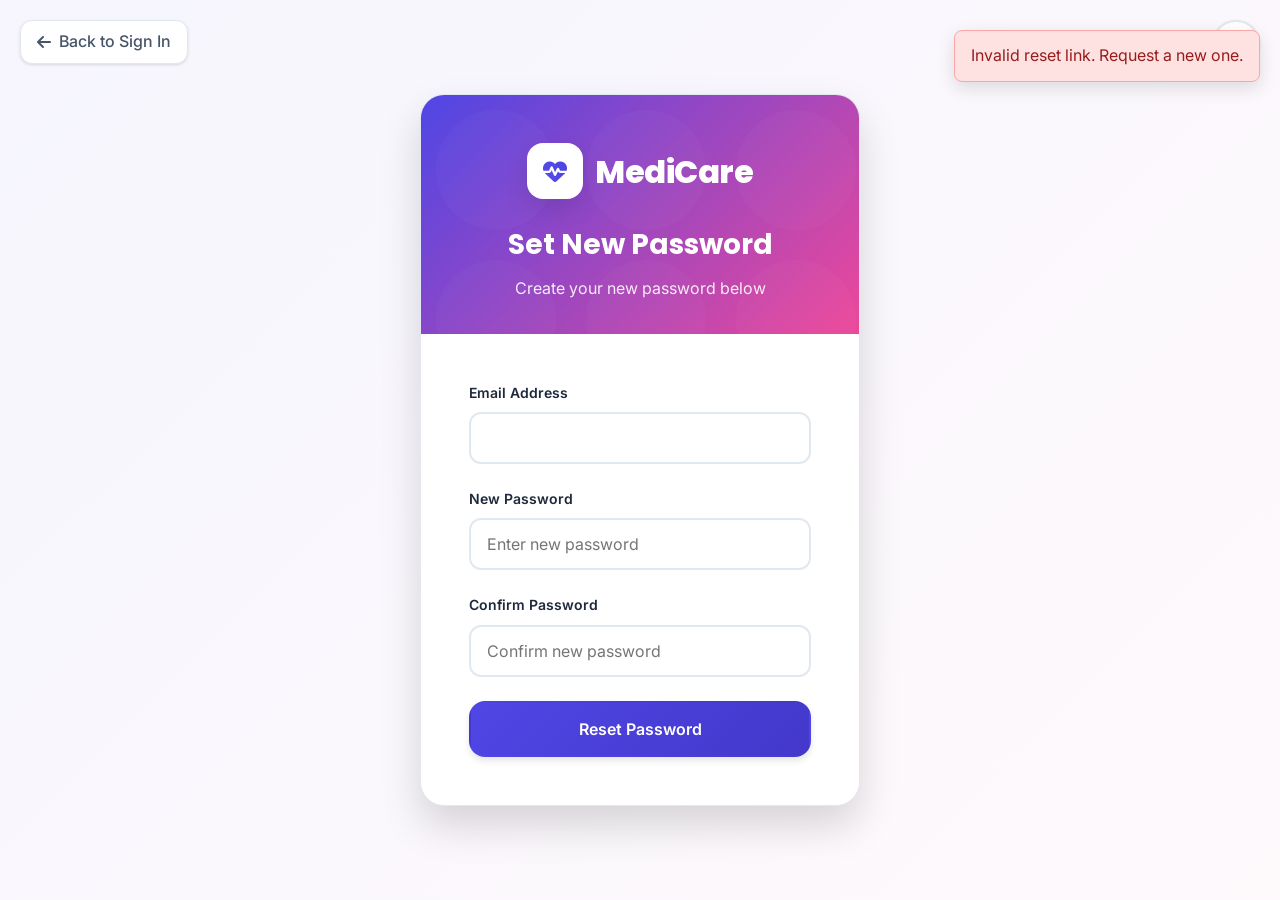
<file: templates/reset-password.html>
<!DOCTYPE html>
<html lang="en">
<head>
  <meta charset="UTF-8">
  <meta name="viewport" content="width=device-width, initial-scale=1.0">
  <title>Set New Password - MediCare</title>

  <link href="https://fonts.googleapis.com/css2?family=Inter:wght@300;400;500;600;700&family=Poppins:wght@400;500;600;700&display=swap" rel="stylesheet">
  <link rel="stylesheet" href="https://cdnjs.cloudflare.com/ajax/libs/font-awesome/6.4.0/css/all.min.css">

  <style>
    @import url('/static/css/login.css');
    .status-box { display: none; text-align: center; margin-top: 1rem; }
  </style>
</head>
<body>
  <button class="theme-toggle" id="themeToggle" title="Toggle theme">
    <i class="fas fa-moon"></i>
  </button>

  <a href="login.html" class="back-btn">
    <i class="fas fa-arrow-left"></i>
    Back to Sign In
  </a>

  <div class="container">
    <div class="login-card">
      <div class="card-header">
        <div class="logo">
          <div class="logo-icon">
            <i class="fas fa-heart-pulse"></i>
          </div>
          <span class="logo-text">MediCare</span>
        </div>
        <h1 class="welcome-title">Set New Password</h1>
        <p class="welcome-subtitle">Create your new password below</p>
      </div>

      <div class="card-body">
        <form id="reset-password-form" onsubmit="submitReset(event)">
          <div class="form-group">
            <label class="form-label" for="email">Email Address</label>
            <input type="email" id="email" class="form-input" readonly required>
          </div>

          <div class="form-group">
            <label class="form-label" for="new-password">New Password</label>
            <input type="password" id="new-password" class="form-input" placeholder="Enter new password" minlength="6" required>
          </div>

          <div class="form-group">
            <label class="form-label" for="confirm-password">Confirm Password</label>
            <input type="password" id="confirm-password" class="form-input" placeholder="Confirm new password" minlength="6" required>
          </div>

          <button type="submit" class="btn btn-primary" id="submitBtn">
            <span id="btn-text">Reset Password</span>
            <span id="btn-spinner" class="hidden">
              <span class="spinner"></span> Resetting...
            </span>
          </button>
        </form>

        <div id="success-box" class="status-box">
          <h3 style="color: #10B981; margin-bottom: 10px;"><i class="fas fa-check-circle"></i> Password Reset Successful</h3>
          <p style="color: var(--text-muted); margin-bottom: 14px;">You can now sign in with your new password.</p>
          <a href="login.html" class="btn btn-primary" style="text-decoration:none;">Go to Sign In</a>
        </div>
      </div>
    </div>
  </div>

  <div class="toast-container" id="toast-container"></div>

  <script src="/static/js/app-config.js"></script>
  <script>
    const API_PASSWORD_RESET_CONFIRM = `${window.APP_CONFIG.API_BASE_URL}/api/auth/password-reset-confirm/`;
    let token = '';

    const themeToggle = document.getElementById('themeToggle');
    const themeIcon = themeToggle.querySelector('i');
    const prefersDark = window.matchMedia('(prefers-color-scheme: dark)');
    const savedTheme = localStorage.getItem('theme');

    function setTheme(theme) {
      document.documentElement.setAttribute('data-theme', theme);
      localStorage.setItem('theme', theme);
      themeIcon.className = theme === 'dark' ? 'fas fa-sun' : 'fas fa-moon';
    }

    if (savedTheme) setTheme(savedTheme);
    else if (prefersDark.matches) setTheme('dark');
    else setTheme('light');

    themeToggle.addEventListener('click', () => {
      const current = document.documentElement.getAttribute('data-theme');
      setTheme(current === 'dark' ? 'light' : 'dark');
    });

    function showToast(message, isError = false) {
      const container = document.getElementById('toast-container');
      const toast = document.createElement('div');
      toast.className = `toast ${isError ? 'toast-error' : 'toast-success'}`;
      toast.style.cssText = `
        background: ${isError ? '#FEE2E2' : '#D1FAE5'};
        color: ${isError ? '#991B1B' : '#065F46'};
        border: 1px solid ${isError ? '#FCA5A5' : '#6EE7B7'};
        padding: 12px 16px;
        border-radius: 8px;
        margin-top: 10px;
        box-shadow: 0 6px 18px rgba(0,0,0,0.12);
      `;
      toast.textContent = message;
      container.appendChild(toast);
      setTimeout(() => toast.remove(), 3500);
    }

    function initFromQuery() {
      const params = new URLSearchParams(window.location.search);
      const email = params.get('email') || '';
      token = params.get('token') || '';

      document.getElementById('email').value = email;

      if (!email || !token) {
        showToast('Invalid reset link. Request a new one.', true);
        document.getElementById('submitBtn').disabled = true;
      }
    }

    async function submitReset(e) {
      e.preventDefault();

      const email = document.getElementById('email').value.trim();
      const newPassword = document.getElementById('new-password').value;
      const confirmPassword = document.getElementById('confirm-password').value;
      const btn = document.getElementById('submitBtn');
      const text = document.getElementById('btn-text');
      const spinner = document.getElementById('btn-spinner');

      if (newPassword !== confirmPassword) {
        showToast('Passwords do not match.', true);
        return;
      }

      btn.disabled = true;
      btn.classList.add('btn-loading');
      text.classList.add('hidden');
      spinner.classList.remove('hidden');

      try {
        const res = await fetch(API_PASSWORD_RESET_CONFIRM, {
          method: 'POST',
          headers: { 'Content-Type': 'application/json' },
          body: JSON.stringify({
            email,
            token,
            new_password: newPassword
          })
        });

        const data = await res.json().catch(() => ({}));

        if (!res.ok) {
          showToast(data.detail || 'Unable to reset password.', true);
          return;
        }

        document.getElementById('reset-password-form').style.display = 'none';
        document.getElementById('success-box').style.display = 'block';
        showToast(data.detail || 'Password reset successful.');
      } catch (err) {
        showToast('Network error. Check if backend is running.', true);
      } finally {
        btn.disabled = false;
        btn.classList.remove('btn-loading');
        text.classList.remove('hidden');
        spinner.classList.add('hidden');
      }
    }

    initFromQuery();
  </script>
</body>
</html>
</file>
